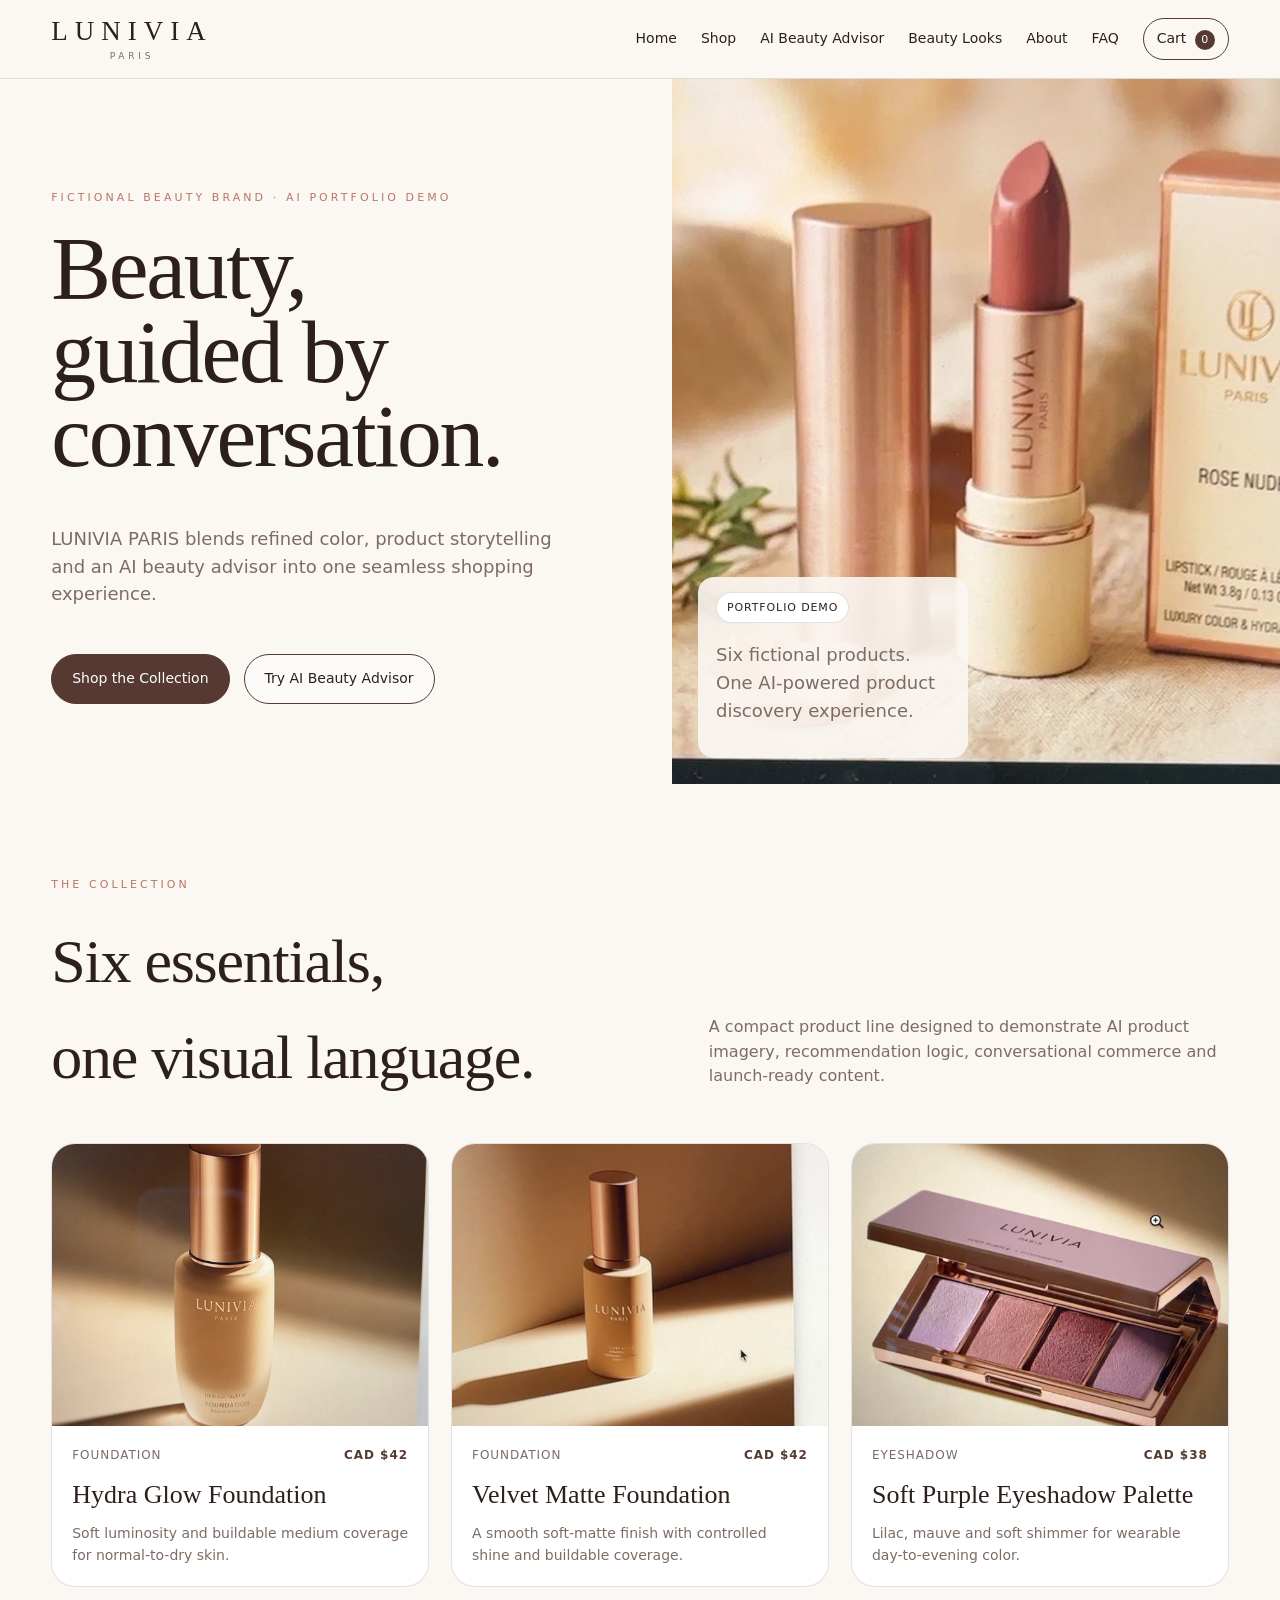
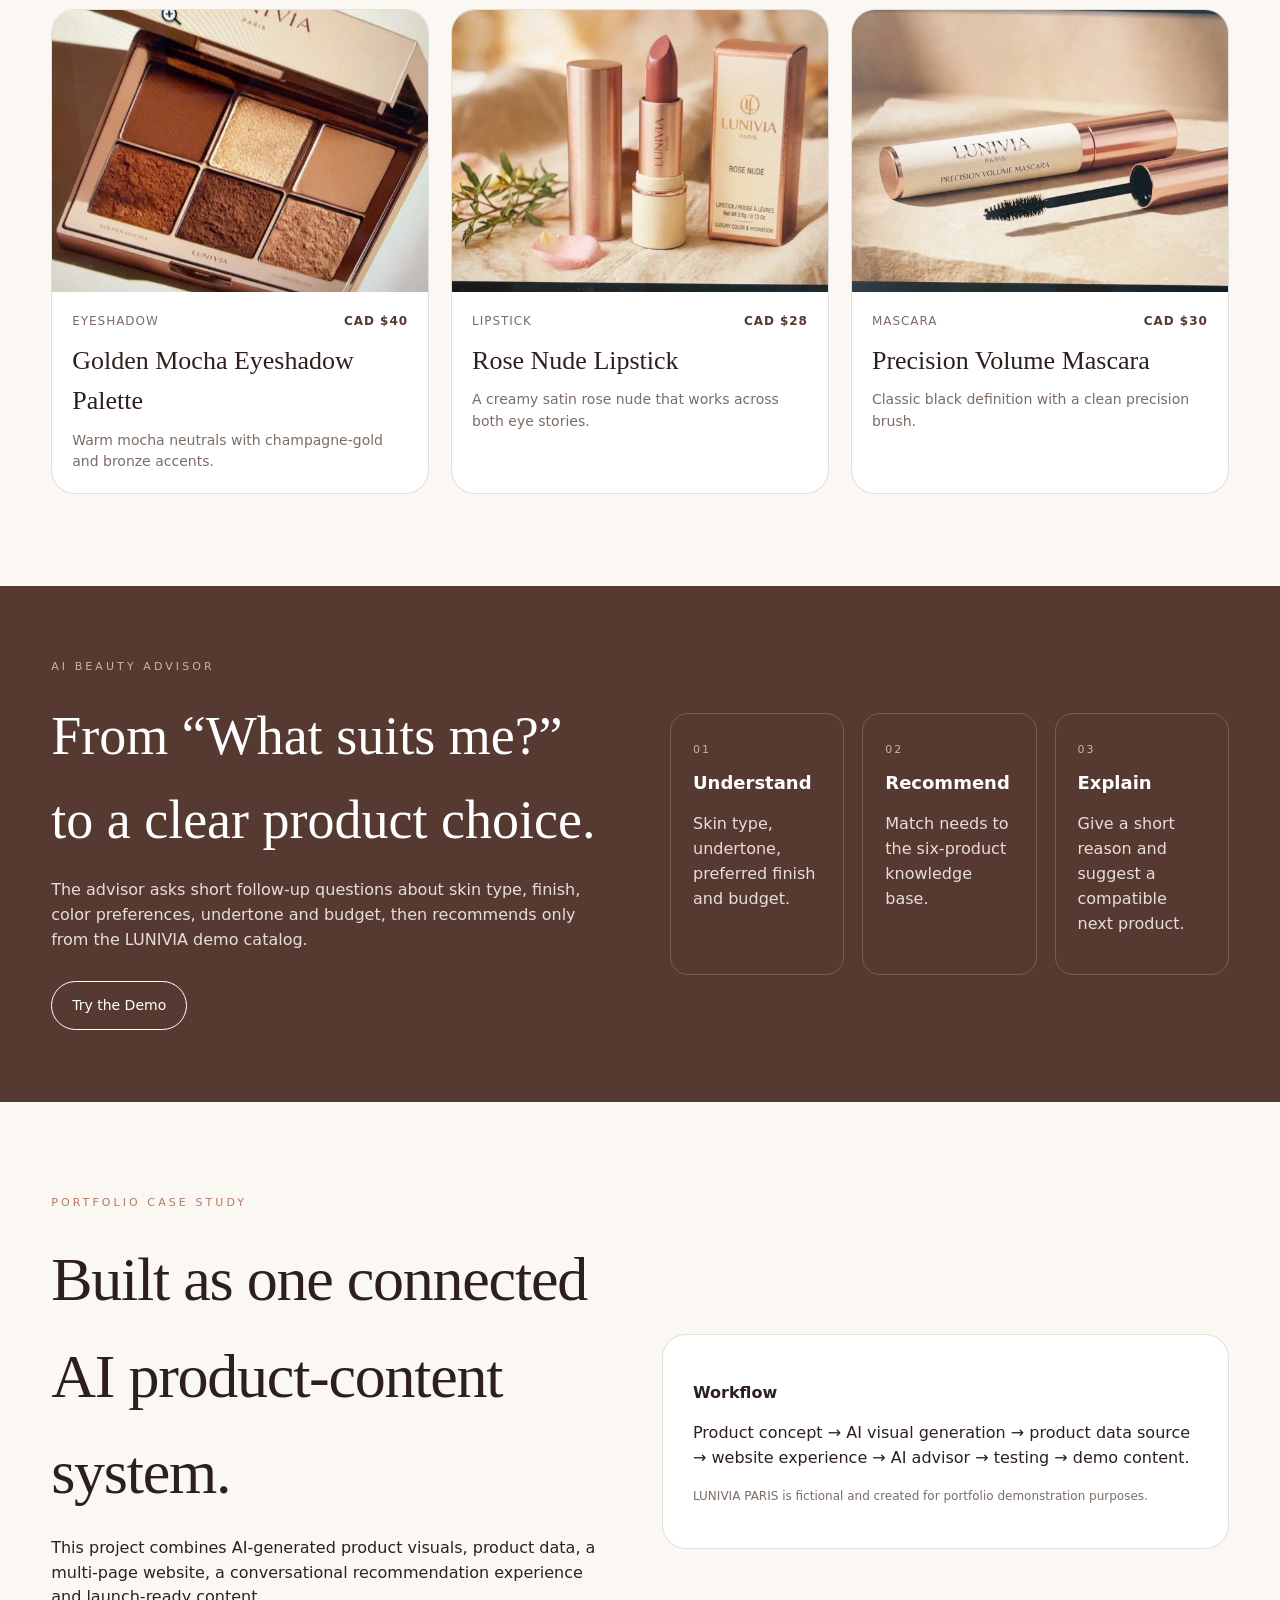
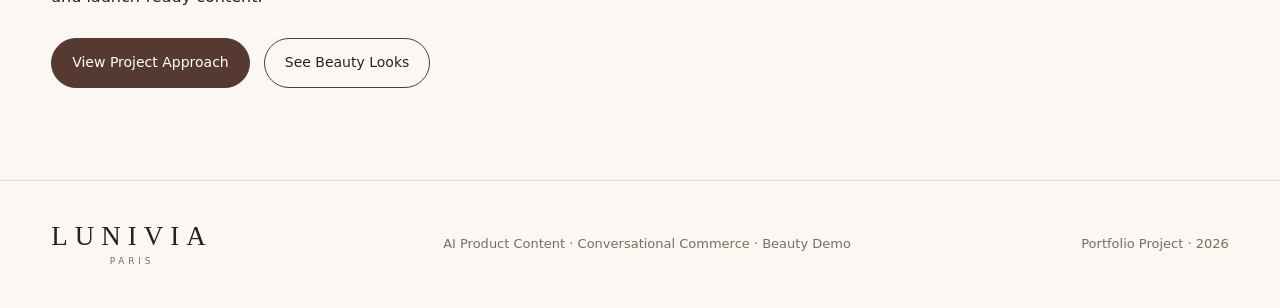
<file: index.html>
<!doctype html><html lang="en"><head><meta charset="utf-8"><meta name="viewport" content="width=device-width,initial-scale=1"><title>LUNIVIA PARIS — AI-Powered Beauty Experience</title><meta name="description" content="LUNIVIA PARIS is a fictional beauty brand created as an AI product-content and conversational commerce portfolio demo."><link rel="stylesheet" href="styles.css"></head><body>
<header class="site-header"><div class="wrap nav"><a class="wordmark" href="index.html"><b>LUNIVIA</b><small>PARIS</small></a><button class="menu-btn">☰</button><nav class="nav-links"><a href="index.html">Home</a><a href="shop/index.html">Shop</a><a href="ai-beauty-advisor/index.html">AI Beauty Advisor</a><a href="beauty-looks/index.html">Beauty Looks</a><a href="about/index.html">About</a><a href="faq/index.html">FAQ</a><a class="cart-link" href="cart/index.html">Cart <span class="cart-count">0</span></a></nav></div></header>
<main>
<section class="hero"><div class="hero-copy"><div class="eyebrow">Fictional beauty brand · AI portfolio demo</div><h1>Beauty,<br>guided by<br>conversation.</h1><p>LUNIVIA PARIS blends refined color, product storytelling and an AI beauty advisor into one seamless shopping experience.</p><div class="actions"><a class="btn primary" href="shop/index.html">Shop the Collection</a><a class="btn soft" href="ai-beauty-advisor/index.html">Try AI Beauty Advisor</a></div></div><div class="hero-visual"><img src="assets/products/rose-nude.webp" alt="LUNIVIA Rose Nude Lipstick"><div class="hero-note"><span class="demo-tag">Portfolio Demo</span><p>Six fictional products. One AI-powered product discovery experience.</p></div></div></section>
<section class="section"><div class="wrap"><div class="section-head"><div><div class="eyebrow">The collection</div><h2>Six essentials,<br>one visual language.</h2></div><p>A compact product line designed to demonstrate AI product imagery, recommendation logic, conversational commerce and launch-ready content.</p></div><div class="product-grid">
<a class="product-card" href="products/hydra-glow-foundation/index.html"><img src="assets/products/hydra-glow.webp" alt="Hydra Glow Foundation"><div class="product-info"><div class="product-meta"><span>Foundation</span><span class="price">CAD $42</span></div><h3>Hydra Glow Foundation</h3><p>Soft luminosity and buildable medium coverage for normal-to-dry skin.</p></div></a>
<a class="product-card" href="products/velvet-matte-foundation/index.html"><img src="assets/products/velvet-matte.webp" alt="Velvet Matte Foundation"><div class="product-info"><div class="product-meta"><span>Foundation</span><span class="price">CAD $42</span></div><h3>Velvet Matte Foundation</h3><p>A smooth soft-matte finish with controlled shine and buildable coverage.</p></div></a>
<a class="product-card" href="products/soft-purple-eyeshadow-palette/index.html"><img src="assets/products/soft-purple.webp" alt="Soft Purple Eyeshadow Palette"><div class="product-info"><div class="product-meta"><span>Eyeshadow</span><span class="price">CAD $38</span></div><h3>Soft Purple Eyeshadow Palette</h3><p>Lilac, mauve and soft shimmer for wearable day-to-evening color.</p></div></a>
<a class="product-card" href="products/golden-mocha-eyeshadow-palette/index.html"><img src="assets/products/golden-mocha.webp" alt="Golden Mocha Eyeshadow Palette"><div class="product-info"><div class="product-meta"><span>Eyeshadow</span><span class="price">CAD $40</span></div><h3>Golden Mocha Eyeshadow Palette</h3><p>Warm mocha neutrals with champagne-gold and bronze accents.</p></div></a>
<a class="product-card" href="products/rose-nude-lipstick/index.html"><img src="assets/products/rose-nude.webp" alt="Rose Nude Lipstick"><div class="product-info"><div class="product-meta"><span>Lipstick</span><span class="price">CAD $28</span></div><h3>Rose Nude Lipstick</h3><p>A creamy satin rose nude that works across both eye stories.</p></div></a>
<a class="product-card" href="products/precision-volume-mascara/index.html"><img src="assets/products/precision-volume.webp" alt="Precision Volume Mascara"><div class="product-info"><div class="product-meta"><span>Mascara</span><span class="price">CAD $30</span></div><h3>Precision Volume Mascara</h3><p>Classic black definition with a clean precision brush.</p></div></a>
</div></div></section>
<section class="band"><div class="wrap band-grid"><div><div class="eyebrow" style="color:#d7af9e">AI beauty advisor</div><h2>From “What suits me?” to a clear product choice.</h2><p>The advisor asks short follow-up questions about skin type, finish, color preferences, undertone and budget, then recommends only from the LUNIVIA demo catalog.</p><div class="actions"><a class="btn" style="border-color:#fff;color:#fff" href="ai-beauty-advisor/index.html">Try the Demo</a></div></div><div class="steps"><div class="step"><span>01</span><h3>Understand</h3><p>Skin type, undertone, preferred finish and budget.</p></div><div class="step"><span>02</span><h3>Recommend</h3><p>Match needs to the six-product knowledge base.</p></div><div class="step"><span>03</span><h3>Explain</h3><p>Give a short reason and suggest a compatible next product.</p></div></div></div></section>
<section class="section"><div class="wrap split"><div><div class="eyebrow">Portfolio case study</div><h2>Built as one connected AI product-content system.</h2><p>This project combines AI-generated product visuals, product data, a multi-page website, a conversational recommendation experience and launch-ready content.</p><div class="actions"><a class="btn primary" href="about/index.html">View Project Approach</a><a class="btn" href="beauty-looks/index.html">See Beauty Looks</a></div></div><div class="panel"><p><strong>Workflow</strong></p><p>Product concept → AI visual generation → product data source → website experience → AI advisor → testing → demo content.</p><p class="notice">LUNIVIA PARIS is fictional and created for portfolio demonstration purposes.</p></div></div></section>
</main><footer><div class="wrap footer-grid"><div class="wordmark"><b>LUNIVIA</b><small>PARIS</small></div><div>AI Product Content · Conversational Commerce · Beauty Demo</div><div>Portfolio Project · 2026</div></div></footer><script src="site.js"></script></body></html>
</file>
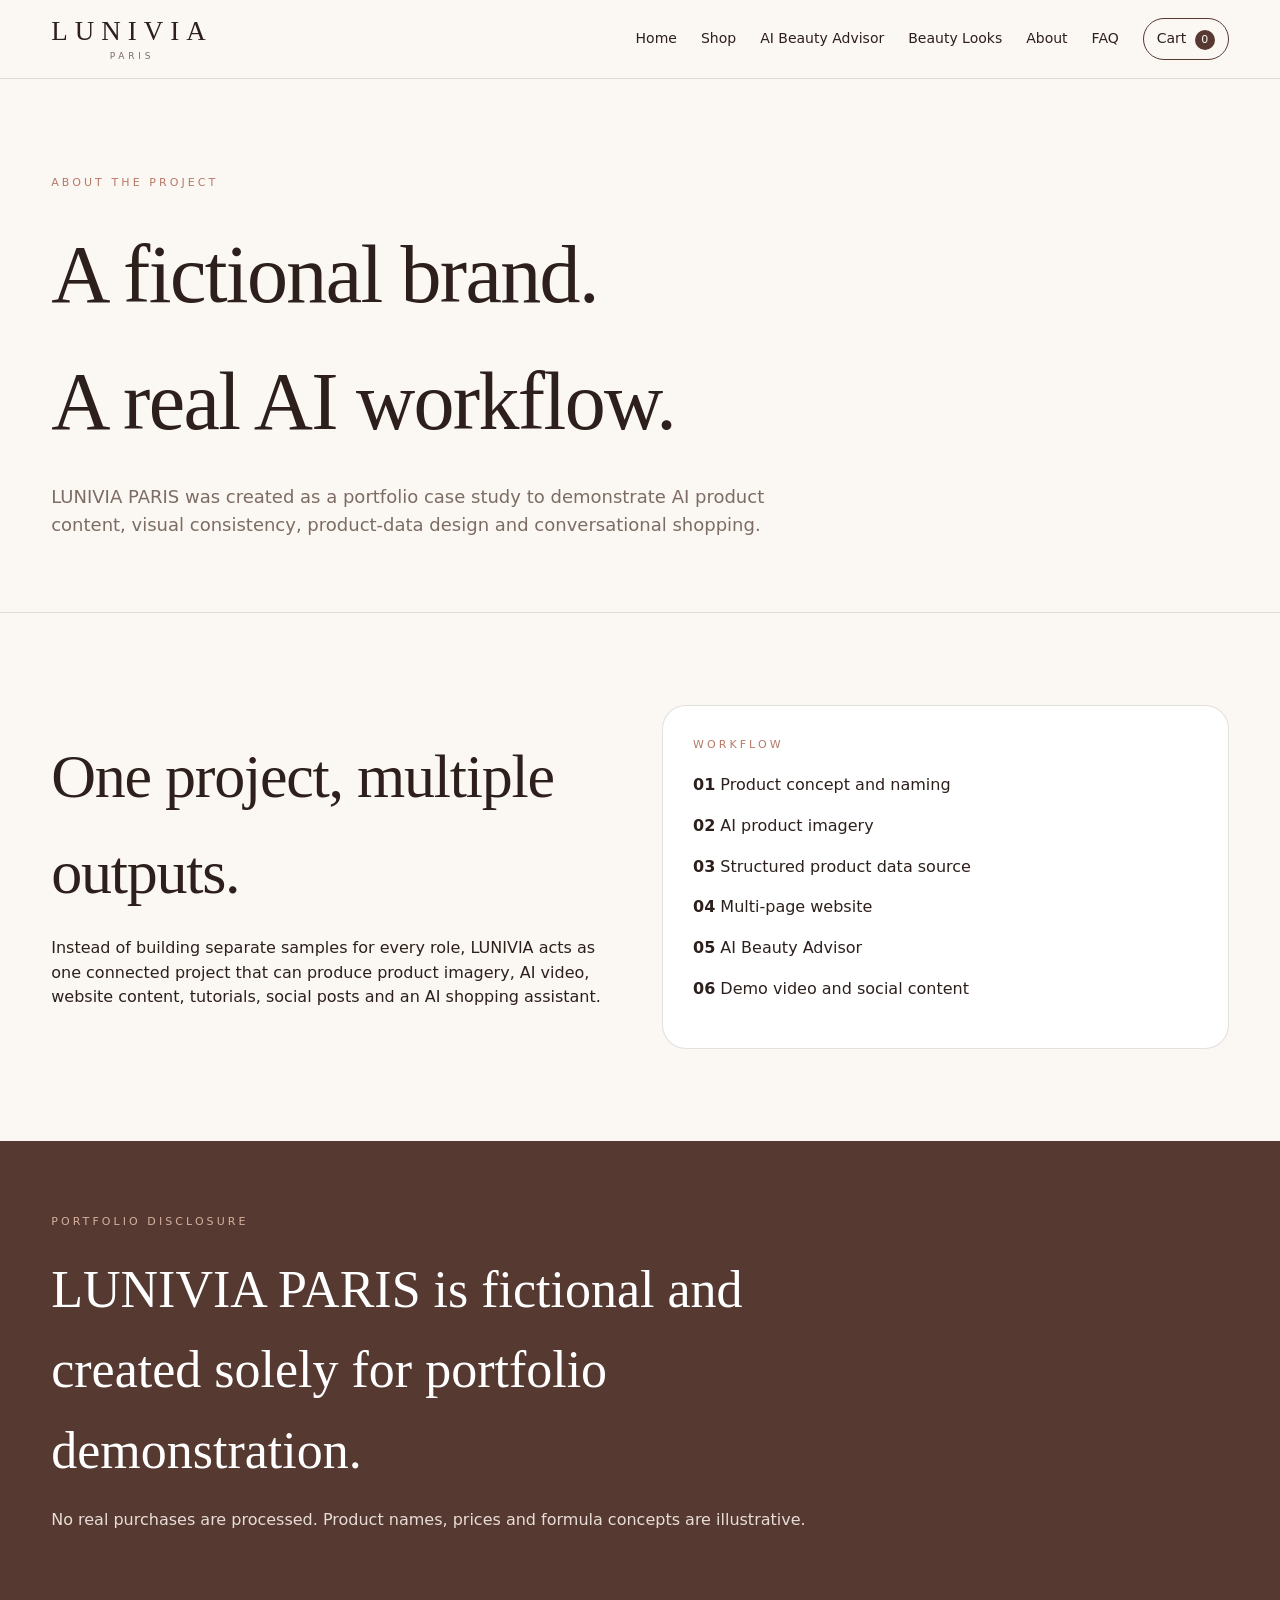
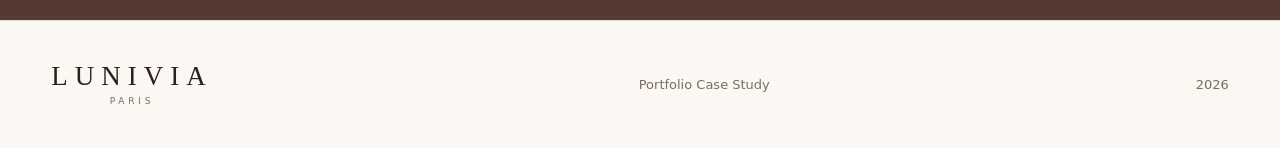
<file: about/index.html>
<!doctype html><html lang="en"><head><meta charset="utf-8"><meta name="viewport" content="width=device-width,initial-scale=1"><title>About — LUNIVIA PARIS</title><link rel="stylesheet" href="../styles.css"></head><body>
<header class="site-header"><div class="wrap nav"><a class="wordmark" href="../index.html"><b>LUNIVIA</b><small>PARIS</small></a><button class="menu-btn">☰</button><nav class="nav-links"><a href="../index.html">Home</a><a href="../shop/index.html">Shop</a><a href="../ai-beauty-advisor/index.html">AI Beauty Advisor</a><a href="../beauty-looks/index.html">Beauty Looks</a><a href="../about/index.html">About</a><a href="../faq/index.html">FAQ</a><a class="cart-link" href="../cart/index.html">Cart <span class="cart-count">0</span></a></nav></div></header>
<main><section class="page-hero"><div class="wrap"><div class="eyebrow">About the project</div><h1>A fictional brand.<br>A real AI workflow.</h1><p>LUNIVIA PARIS was created as a portfolio case study to demonstrate AI product content, visual consistency, product-data design and conversational shopping.</p></div></section><section class="section"><div class="wrap split"><div><h2>One project, multiple outputs.</h2><p>Instead of building separate samples for every role, LUNIVIA acts as one connected project that can produce product imagery, AI video, website content, tutorials, social posts and an AI shopping assistant.</p></div><div class="panel"><div class="eyebrow">Workflow</div><p><strong>01</strong> Product concept and naming</p><p><strong>02</strong> AI product imagery</p><p><strong>03</strong> Structured product data source</p><p><strong>04</strong> Multi-page website</p><p><strong>05</strong> AI Beauty Advisor</p><p><strong>06</strong> Demo video and social content</p></div></div></section><section class="band"><div class="wrap"><div class="eyebrow" style="color:#d7af9e">Portfolio disclosure</div><h2 style="font-family:Didot,Georgia,serif;font-weight:400;font-size:52px;max-width:850px">LUNIVIA PARIS is fictional and created solely for portfolio demonstration.</h2><p>No real purchases are processed. Product names, prices and formula concepts are illustrative.</p></div></section></main><footer><div class="wrap footer-grid"><div class="wordmark"><b>LUNIVIA</b><small>PARIS</small></div><div>Portfolio Case Study</div><div>2026</div></div></footer><script src="../site.js"></script></body></html>
</file>
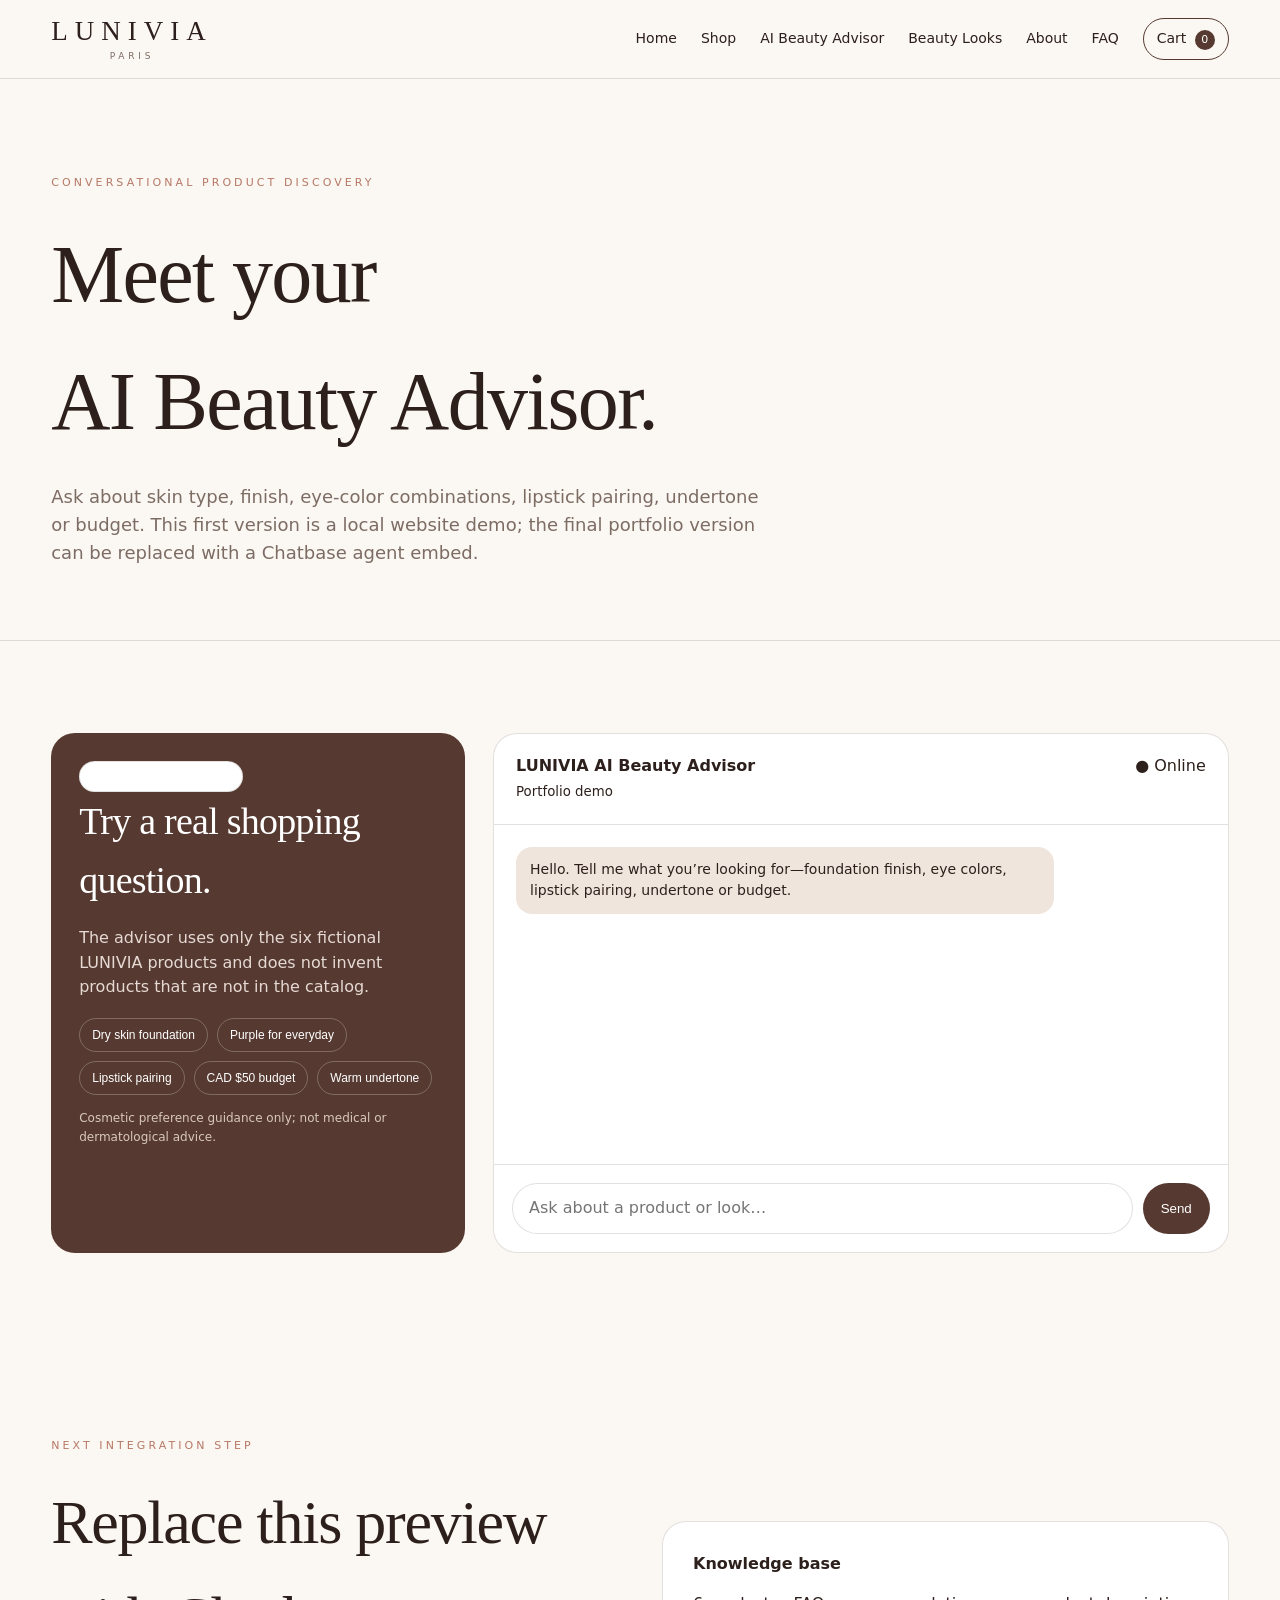
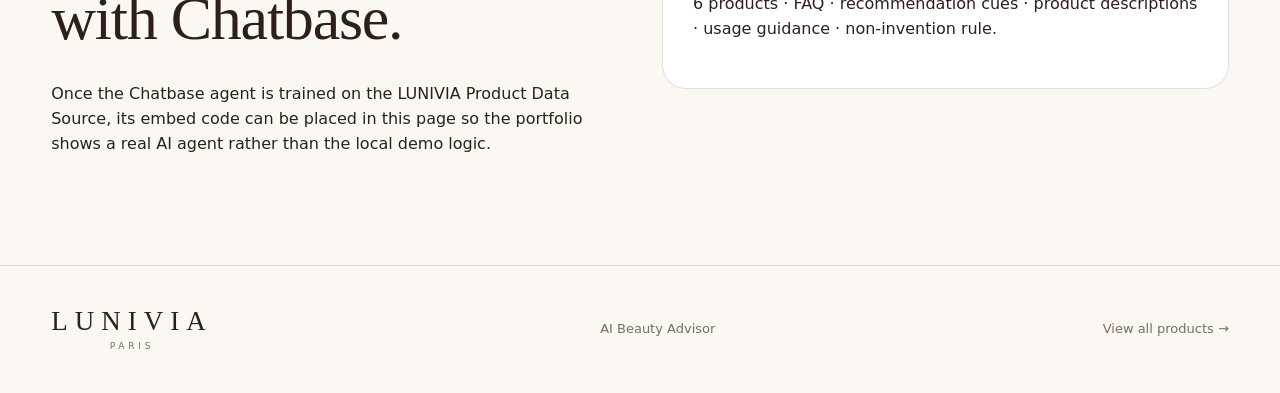
<file: ai-beauty-advisor/index.html>
<!doctype html><html lang="en"><head><meta charset="utf-8"><meta name="viewport" content="width=device-width,initial-scale=1"><title>AI Beauty Advisor — LUNIVIA PARIS</title><link rel="stylesheet" href="../styles.css"></head><body>
<header class="site-header"><div class="wrap nav"><a class="wordmark" href="../index.html"><b>LUNIVIA</b><small>PARIS</small></a><button class="menu-btn">☰</button><nav class="nav-links"><a href="../index.html">Home</a><a href="../shop/index.html">Shop</a><a href="../ai-beauty-advisor/index.html">AI Beauty Advisor</a><a href="../beauty-looks/index.html">Beauty Looks</a><a href="../about/index.html">About</a><a href="../faq/index.html">FAQ</a><a class="cart-link" href="../cart/index.html">Cart <span class="cart-count">0</span></a></nav></div></header>
<main><section class="page-hero"><div class="wrap"><div class="eyebrow">Conversational product discovery</div><h1>Meet your<br>AI Beauty Advisor.</h1><p>Ask about skin type, finish, eye-color combinations, lipstick pairing, undertone or budget. This first version is a local website demo; the final portfolio version can be replaced with a Chatbase agent embed.</p></div></section>
<section class="section"><div class="wrap advisor-shell"><aside class="advisor-sidebar"><span class="demo-tag">Local Demo Preview</span><h2 style="font-family:Didot,Georgia,serif;font-weight:400;font-size:38px">Try a real shopping question.</h2><p>The advisor uses only the six fictional LUNIVIA products and does not invent products that are not in the catalog.</p><div class="chips"><button class="chip" data-question="My skin is dry. Which foundation should I choose?">Dry skin foundation</button><button class="chip" data-question="Is purple eyeshadow suitable for everyday wear?">Purple for everyday</button><button class="chip" data-question="Which lipstick works with the Golden Mocha palette?">Lipstick pairing</button><button class="chip" data-question="I have a $50 budget. What can I choose?">CAD $50 budget</button><button class="chip" data-question="My undertone is warm and yellow-leaning. What should I consider?">Warm undertone</button></div><p class="notice" style="color:#d9c7be">Cosmetic preference guidance only; not medical or dermatological advice.</p></aside><div class="chat"><div class="chat-head"><div><strong>LUNIVIA AI Beauty Advisor</strong><br><small>Portfolio demo</small></div><span>● Online</span></div><div class="chat-log" id="chatLog"><div class="msg bot">Hello. Tell me what you’re looking for—foundation finish, eye colors, lipstick pairing, undertone or budget.</div></div><form class="chat-form" id="advisorForm"><input id="advisorInput" placeholder="Ask about a product or look…" autocomplete="off"><button>Send</button></form></div></div></section>
<section class="section"><div class="wrap split"><div><div class="eyebrow">Next integration step</div><h2>Replace this preview with Chatbase.</h2><p>Once the Chatbase agent is trained on the LUNIVIA Product Data Source, its embed code can be placed in this page so the portfolio shows a real AI agent rather than the local demo logic.</p></div><div class="panel"><strong>Knowledge base</strong><p>6 products · FAQ · recommendation cues · product descriptions · usage guidance · non-invention rule.</p></div></div></section></main><footer><div class="wrap footer-grid"><div class="wordmark"><b>LUNIVIA</b><small>PARIS</small></div><div>AI Beauty Advisor</div><div><a href="../shop/index.html">View all products →</a></div></div></footer><script src="../site.js"></script></body></html>
</file>
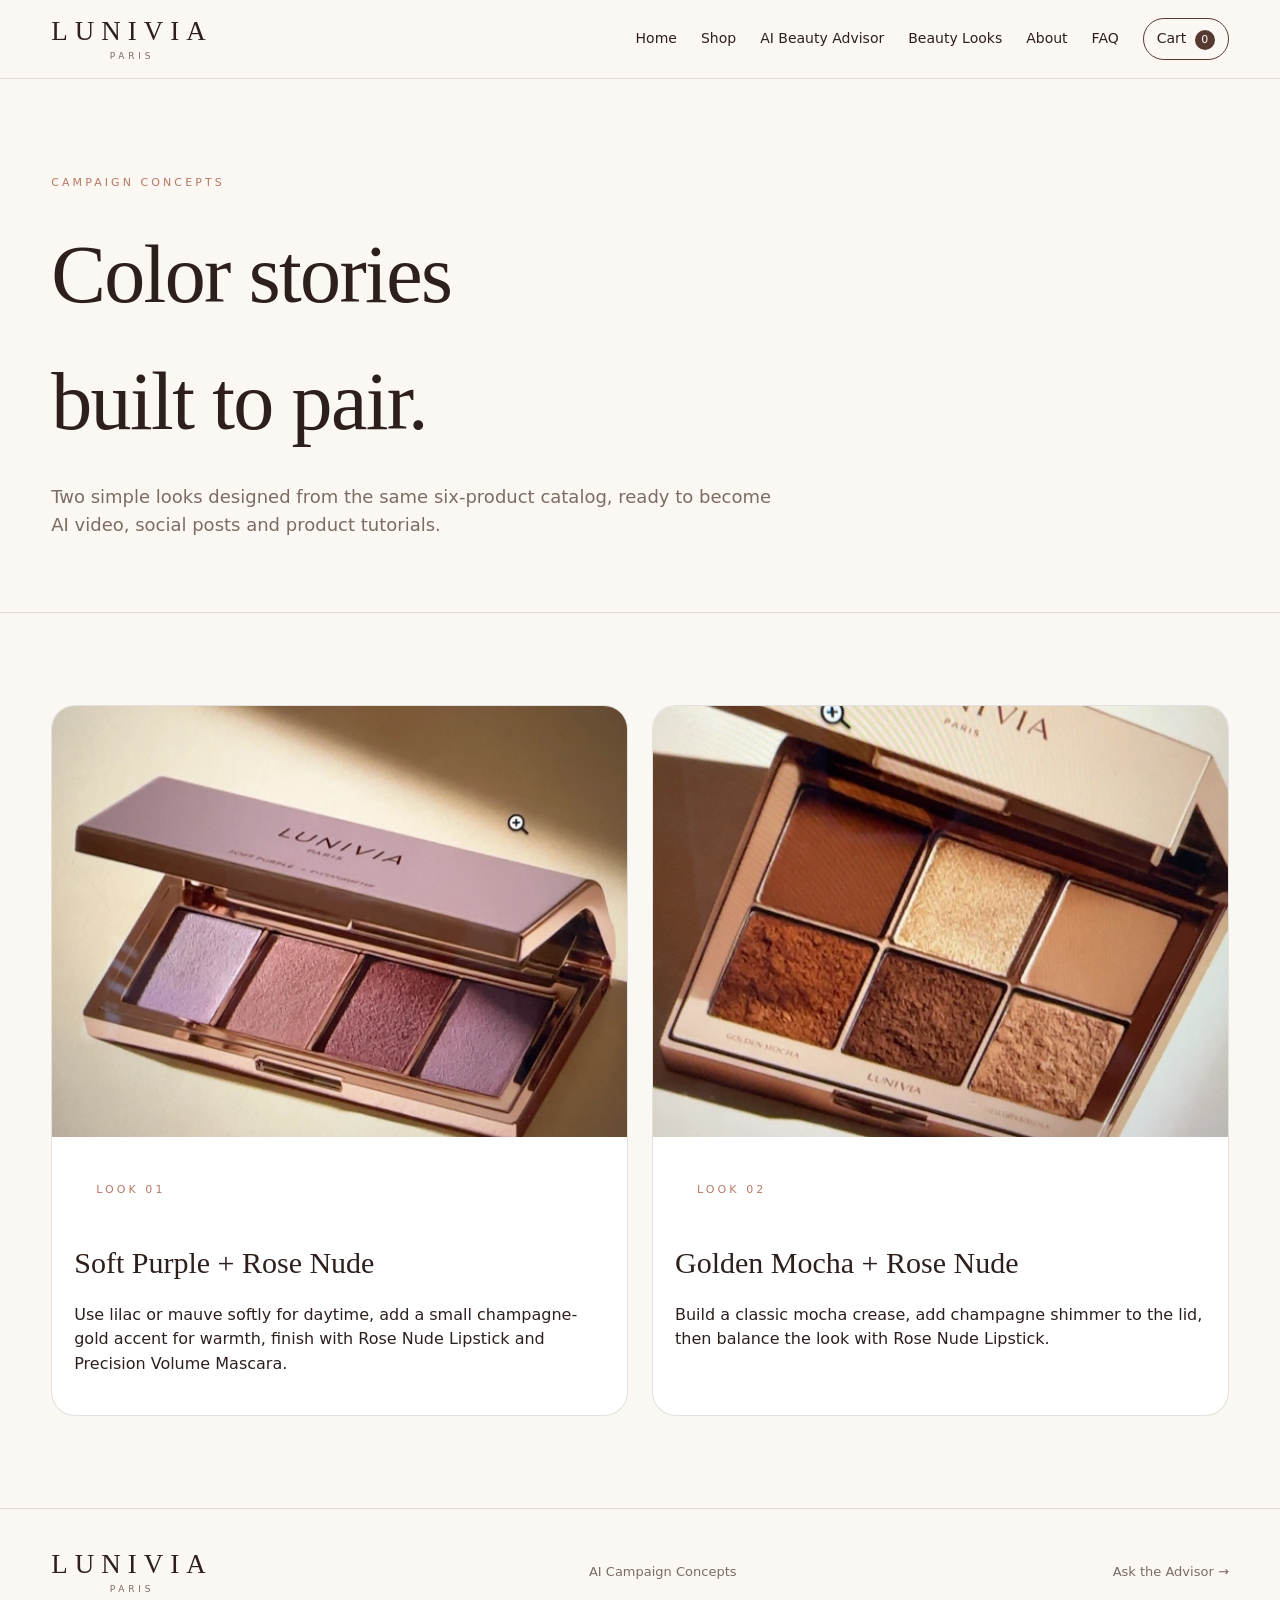
<file: beauty-looks/index.html>
<!doctype html><html lang="en"><head><meta charset="utf-8"><meta name="viewport" content="width=device-width,initial-scale=1"><title>Beauty Looks — LUNIVIA PARIS</title><link rel="stylesheet" href="../styles.css"></head><body>
<header class="site-header"><div class="wrap nav"><a class="wordmark" href="../index.html"><b>LUNIVIA</b><small>PARIS</small></a><button class="menu-btn">☰</button><nav class="nav-links"><a href="../index.html">Home</a><a href="../shop/index.html">Shop</a><a href="../ai-beauty-advisor/index.html">AI Beauty Advisor</a><a href="../beauty-looks/index.html">Beauty Looks</a><a href="../about/index.html">About</a><a href="../faq/index.html">FAQ</a><a class="cart-link" href="../cart/index.html">Cart <span class="cart-count">0</span></a></nav></div></header>
<main><section class="page-hero"><div class="wrap"><div class="eyebrow">Campaign concepts</div><h1>Color stories<br>built to pair.</h1><p>Two simple looks designed from the same six-product catalog, ready to become AI video, social posts and product tutorials.</p></div></section><section class="section"><div class="wrap looks-grid"><article class="look-card"><img src="../assets/products/soft-purple.webp" alt="Soft Purple palette"><div><div class="eyebrow">Look 01</div><h3>Soft Purple + Rose Nude</h3><p>Use lilac or mauve softly for daytime, add a small champagne-gold accent for warmth, finish with Rose Nude Lipstick and Precision Volume Mascara.</p></div></article><article class="look-card"><img src="../assets/products/golden-mocha.webp" alt="Golden Mocha palette"><div><div class="eyebrow">Look 02</div><h3>Golden Mocha + Rose Nude</h3><p>Build a classic mocha crease, add champagne shimmer to the lid, then balance the look with Rose Nude Lipstick.</p></div></article></div></section></main><footer><div class="wrap footer-grid"><div class="wordmark"><b>LUNIVIA</b><small>PARIS</small></div><div>AI Campaign Concepts</div><div><a href="../ai-beauty-advisor/index.html">Ask the Advisor →</a></div></div></footer><script src="../site.js"></script></body></html>
</file>
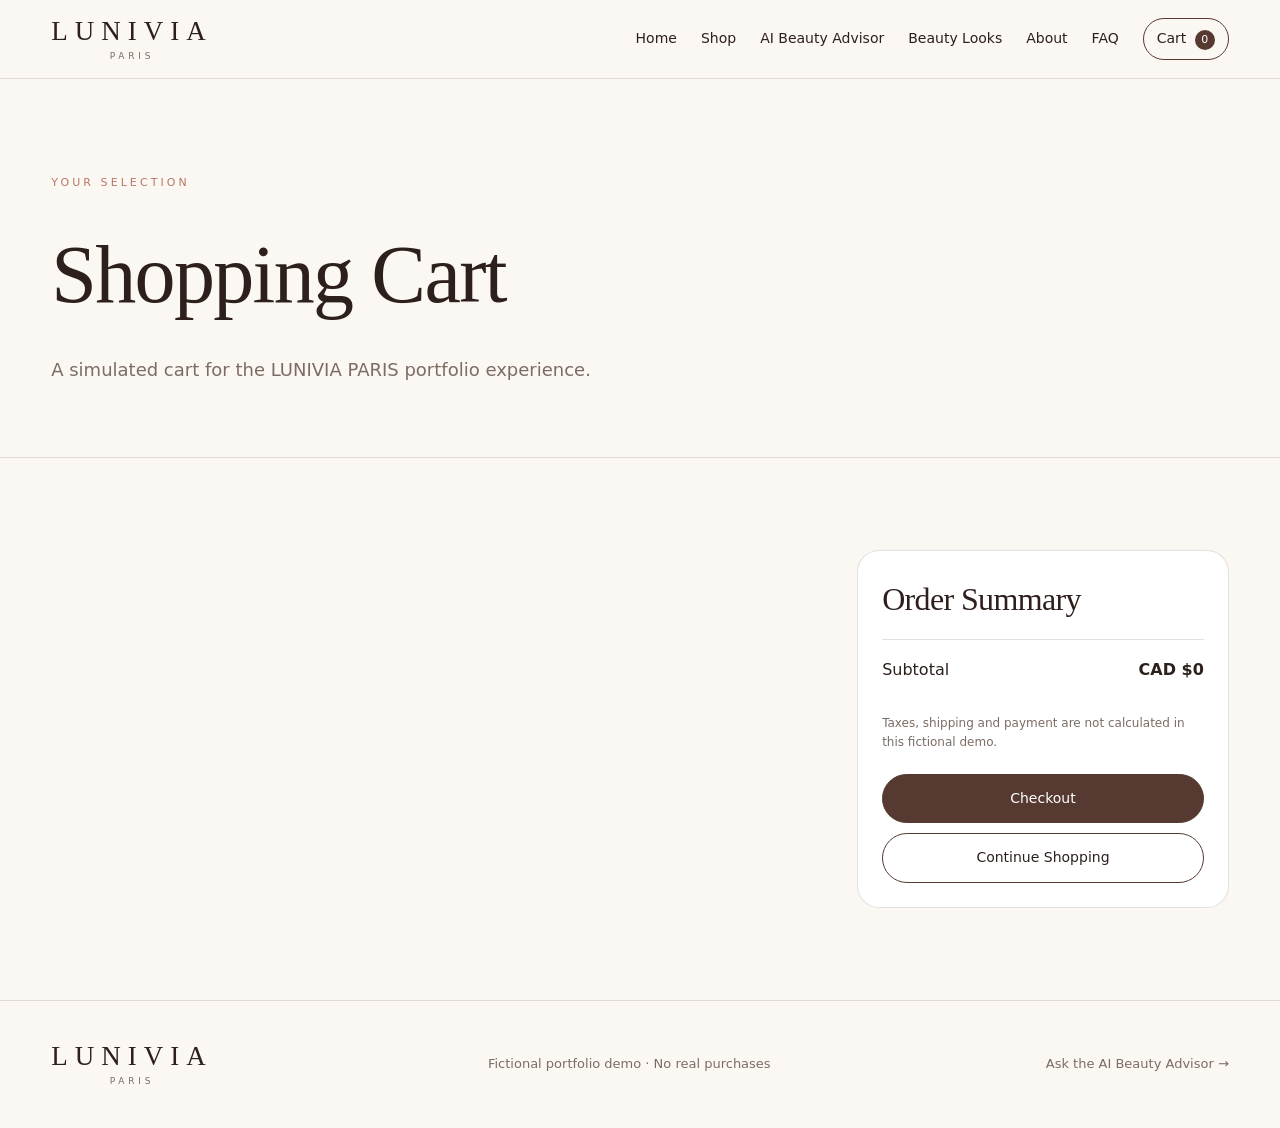
<file: cart/index.html>
<!doctype html><html lang="en"><head><meta charset="utf-8"><meta name="viewport" content="width=device-width,initial-scale=1"><title>Cart — LUNIVIA PARIS</title><link rel="stylesheet" href="../styles.css"></head><body><header class="site-header"><div class="wrap nav"><a class="wordmark" href="../index.html"><b>LUNIVIA</b><small>PARIS</small></a><button class="menu-btn">☰</button><nav class="nav-links"><a href="../index.html">Home</a><a href="../shop/index.html">Shop</a><a href="../ai-beauty-advisor/index.html">AI Beauty Advisor</a><a href="../beauty-looks/index.html">Beauty Looks</a><a href="../about/index.html">About</a><a href="../faq/index.html">FAQ</a><a class="cart-link" href="../cart/index.html">Cart <span class="cart-count">0</span></a></nav></div></header><main><section class="page-hero"><div class="wrap"><div class="eyebrow">Your selection</div><h1>Shopping Cart</h1><p>A simulated cart for the LUNIVIA PARIS portfolio experience.</p></div></section><section class="section"><div class="wrap cart-layout"><div id="cartItems" class="cart-items"></div><aside class="cart-summary"><h2>Order Summary</h2><div class="summary-row"><span>Subtotal</span><strong id="cartSubtotal">CAD $0</strong></div><p class="notice">Taxes, shipping and payment are not calculated in this fictional demo.</p><a id="checkoutBtn" class="btn primary wide" href="../checkout/index.html">Checkout</a><a class="btn wide" href="../shop/index.html">Continue Shopping</a></aside></div></section></main><footer><div class="wrap footer-grid"><div class="wordmark"><b>LUNIVIA</b><small>PARIS</small></div><div>Fictional portfolio demo · No real purchases</div><div><a href="../ai-beauty-advisor/index.html">Ask the AI Beauty Advisor →</a></div></div></footer><script src="../site.js"></script></body></html>
</file>
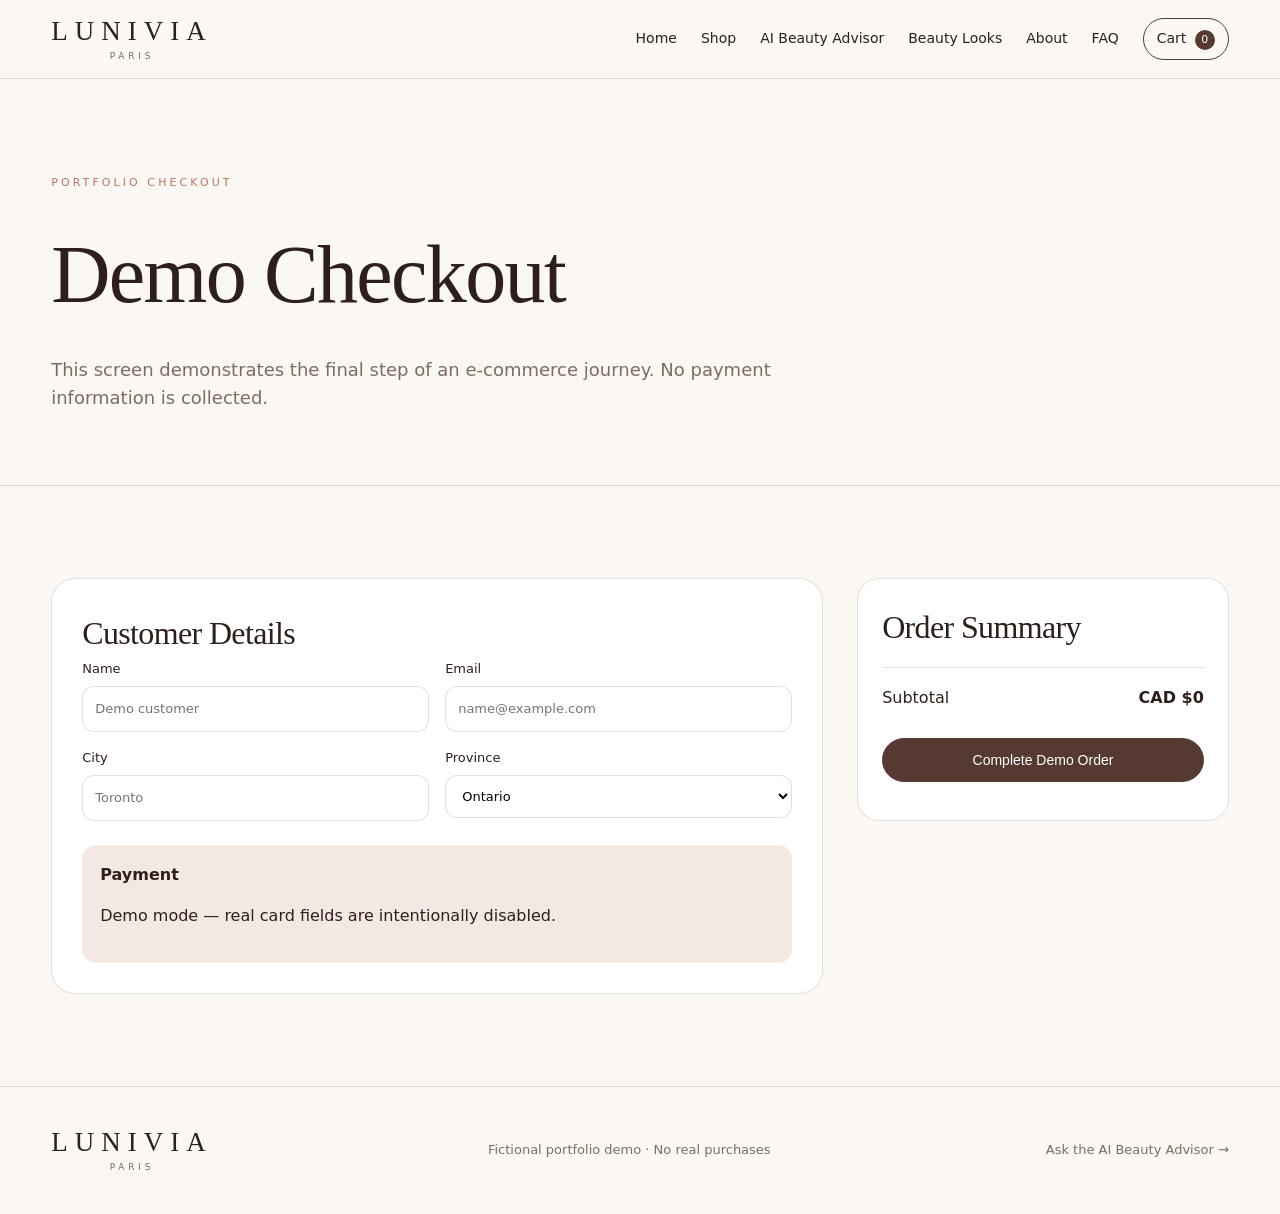
<file: checkout/index.html>
<!doctype html><html lang="en"><head><meta charset="utf-8"><meta name="viewport" content="width=device-width,initial-scale=1"><title>Demo Checkout — LUNIVIA PARIS</title><link rel="stylesheet" href="../styles.css"></head><body><header class="site-header"><div class="wrap nav"><a class="wordmark" href="../index.html"><b>LUNIVIA</b><small>PARIS</small></a><button class="menu-btn">☰</button><nav class="nav-links"><a href="../index.html">Home</a><a href="../shop/index.html">Shop</a><a href="../ai-beauty-advisor/index.html">AI Beauty Advisor</a><a href="../beauty-looks/index.html">Beauty Looks</a><a href="../about/index.html">About</a><a href="../faq/index.html">FAQ</a><a class="cart-link" href="../cart/index.html">Cart <span class="cart-count">0</span></a></nav></div></header><main><section class="page-hero"><div class="wrap"><div class="eyebrow">Portfolio checkout</div><h1>Demo Checkout</h1><p>This screen demonstrates the final step of an e-commerce journey. No payment information is collected.</p></div></section><section class="section"><div class="wrap checkout-grid"><div class="panel"><h2>Customer Details</h2><div class="demo-form"><label>Name<input type="text" placeholder="Demo customer"></label><label>Email<input type="email" placeholder="name@example.com"></label><label>City<input type="text" placeholder="Toronto"></label><label>Province<select><option>Ontario</option><option>Quebec</option><option>British Columbia</option><option>Alberta</option></select></label></div><div class="demo-payment"><strong>Payment</strong><p>Demo mode — real card fields are intentionally disabled.</p></div></div><aside class="cart-summary"><h2>Order Summary</h2><div id="checkoutItems"></div><div class="summary-row"><span>Subtotal</span><strong id="checkoutSubtotal">CAD $0</strong></div><button id="demoOrder" class="btn primary wide">Complete Demo Order</button><p id="orderMessage" class="notice"></p></aside></div></section></main><footer><div class="wrap footer-grid"><div class="wordmark"><b>LUNIVIA</b><small>PARIS</small></div><div>Fictional portfolio demo · No real purchases</div><div><a href="../ai-beauty-advisor/index.html">Ask the AI Beauty Advisor →</a></div></div></footer><script src="../site.js"></script></body></html>
</file>
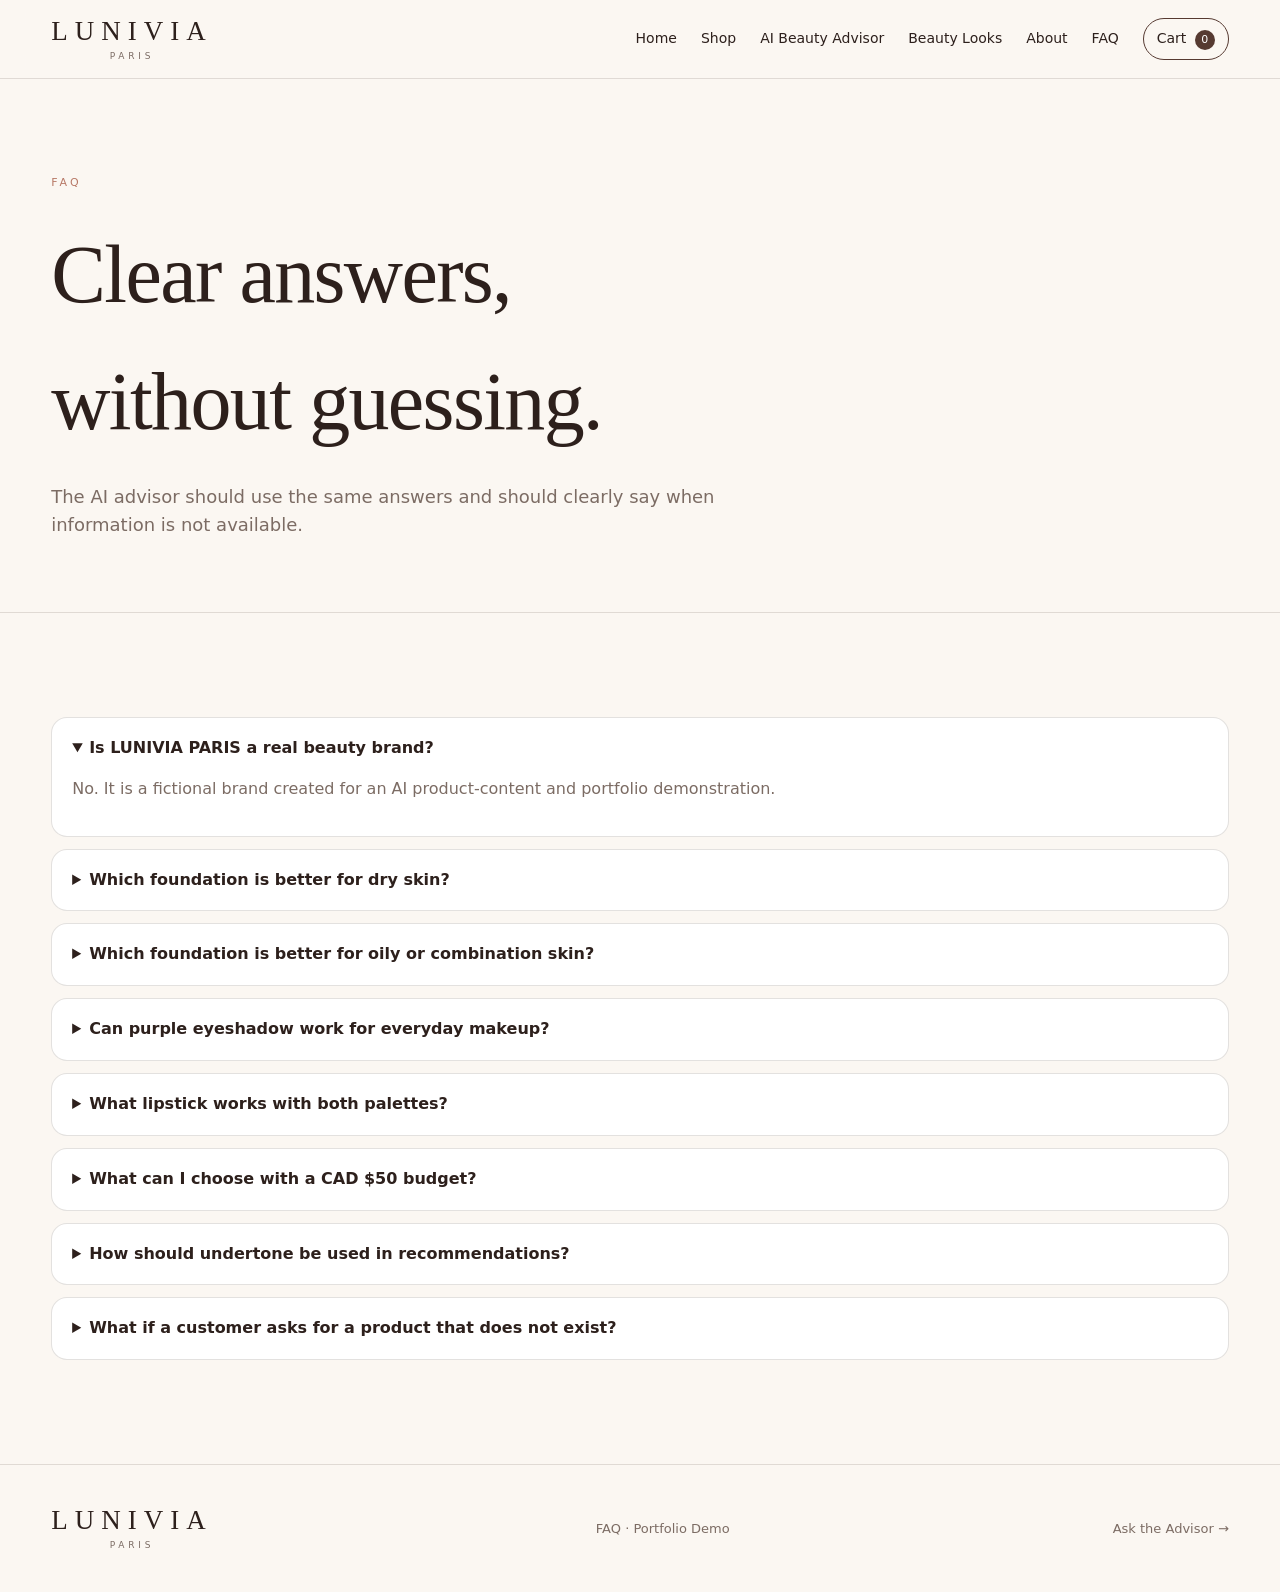
<file: faq/index.html>
<!doctype html><html lang="en"><head><meta charset="utf-8"><meta name="viewport" content="width=device-width,initial-scale=1"><title>FAQ — LUNIVIA PARIS</title><link rel="stylesheet" href="../styles.css"></head><body>
<header class="site-header"><div class="wrap nav"><a class="wordmark" href="../index.html"><b>LUNIVIA</b><small>PARIS</small></a><button class="menu-btn">☰</button><nav class="nav-links"><a href="../index.html">Home</a><a href="../shop/index.html">Shop</a><a href="../ai-beauty-advisor/index.html">AI Beauty Advisor</a><a href="../beauty-looks/index.html">Beauty Looks</a><a href="../about/index.html">About</a><a href="../faq/index.html">FAQ</a><a class="cart-link" href="../cart/index.html">Cart <span class="cart-count">0</span></a></nav></div></header>
<main><section class="page-hero"><div class="wrap"><div class="eyebrow">FAQ</div><h1>Clear answers,<br>without guessing.</h1><p>The AI advisor should use the same answers and should clearly say when information is not available.</p></div></section><section class="section"><div class="wrap faq"><details open><summary>Is LUNIVIA PARIS a real beauty brand?</summary><p>No. It is a fictional brand created for an AI product-content and portfolio demonstration.</p></details><details><summary>Which foundation is better for dry skin?</summary><p>Hydra Glow Foundation is the first recommendation because it has a softer luminous finish and is designed for normal-to-dry skin.</p></details><details><summary>Which foundation is better for oily or combination skin?</summary><p>Velvet Matte Foundation is designed for a soft-matte finish and controlled shine.</p></details><details><summary>Can purple eyeshadow work for everyday makeup?</summary><p>Yes. Use lilac or mauve lightly. A small touch of champagne-gold can add warmth without making the look too strong.</p></details><details><summary>What lipstick works with both palettes?</summary><p>Rose Nude Lipstick is the easiest shared pairing for both the Soft Purple and Golden Mocha palettes.</p></details><details><summary>What can I choose with a CAD $50 budget?</summary><p>Any single product in the demo catalog is under CAD $50. The advisor can narrow the choice by asking whether complexion, eyes or lips are the priority.</p></details><details><summary>How should undertone be used in recommendations?</summary><p>Undertone should help match harmonious shades rather than suggest changing natural skin color. Warm/yellow-leaning undertones usually harmonize with warmer shades, while cool/pink-leaning undertones often suit cooler or neutral shades.</p></details><details><summary>What if a customer asks for a product that does not exist?</summary><p>The advisor should say that the product is not in the current LUNIVIA demo catalog and should not invent a product, price or feature.</p></details></div></section></main><footer><div class="wrap footer-grid"><div class="wordmark"><b>LUNIVIA</b><small>PARIS</small></div><div>FAQ · Portfolio Demo</div><div><a href="../ai-beauty-advisor/index.html">Ask the Advisor →</a></div></div></footer><script src="../site.js"></script></body></html>
</file>
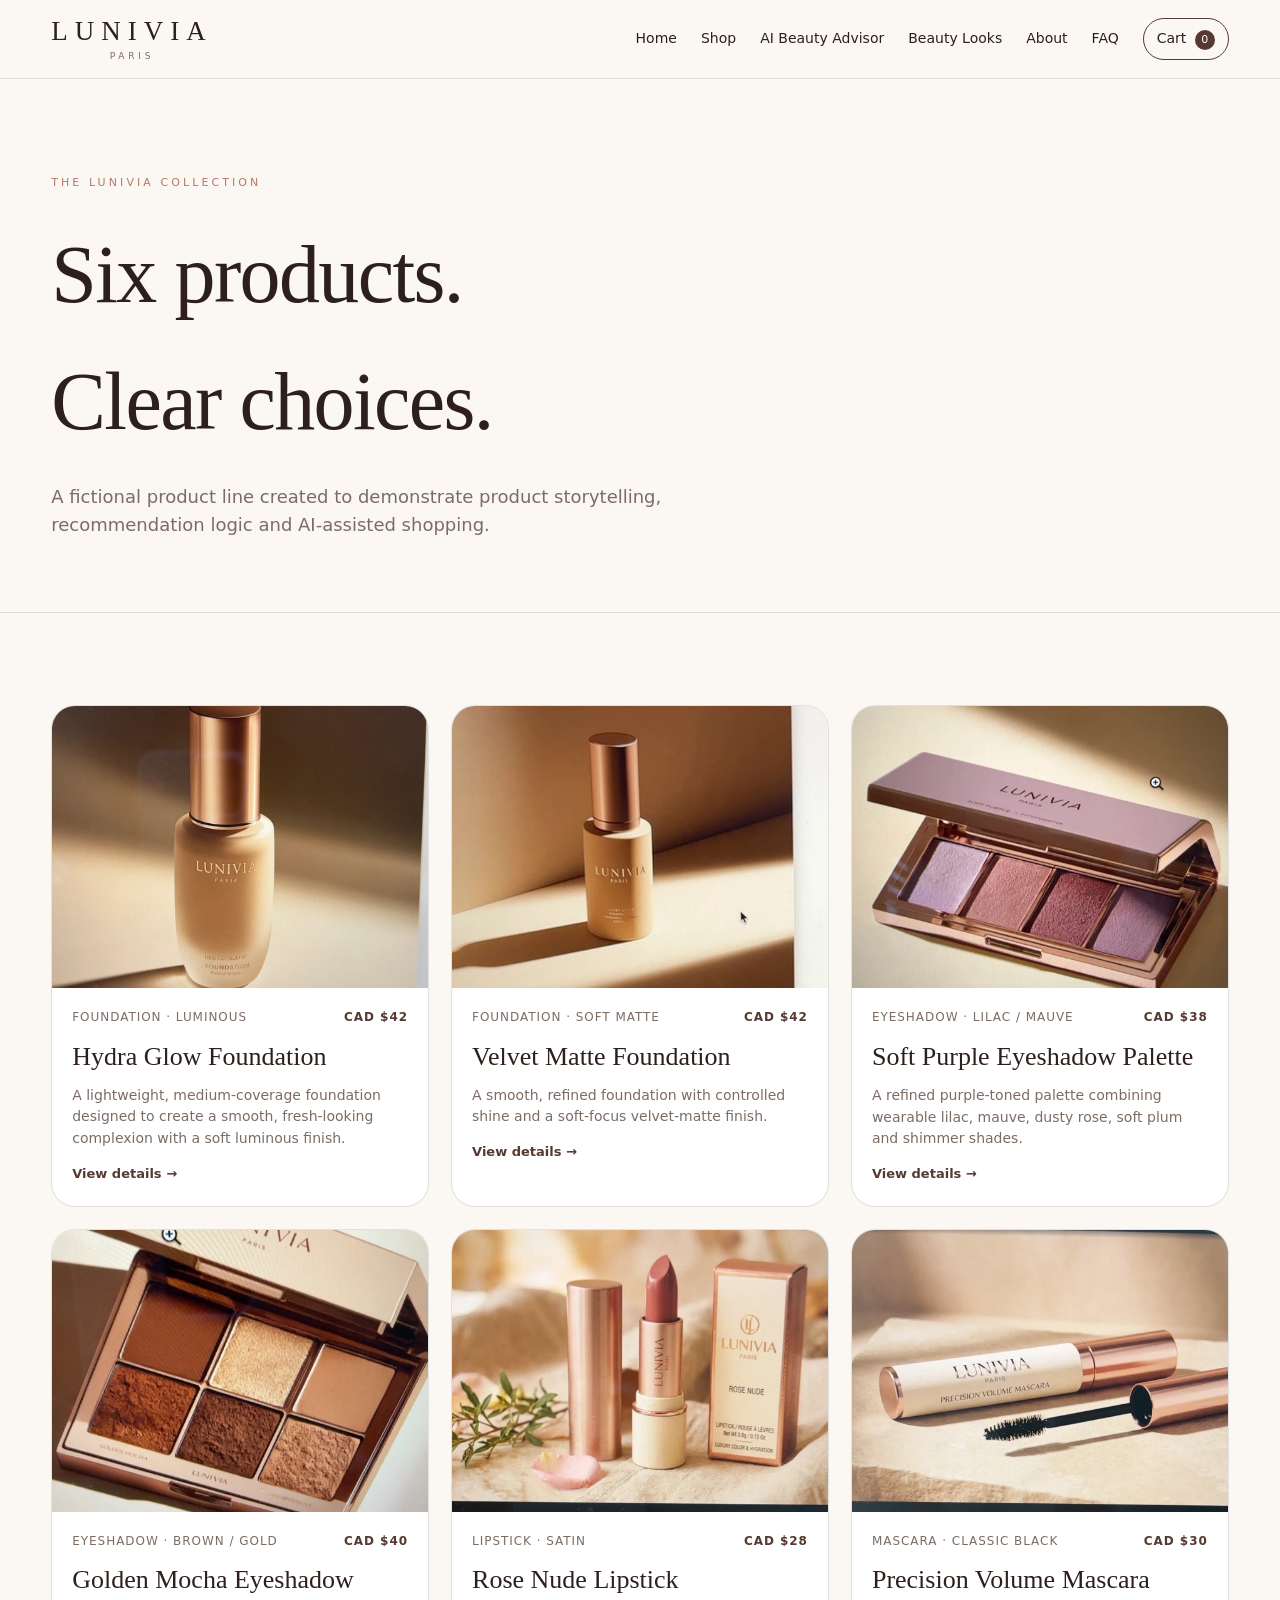
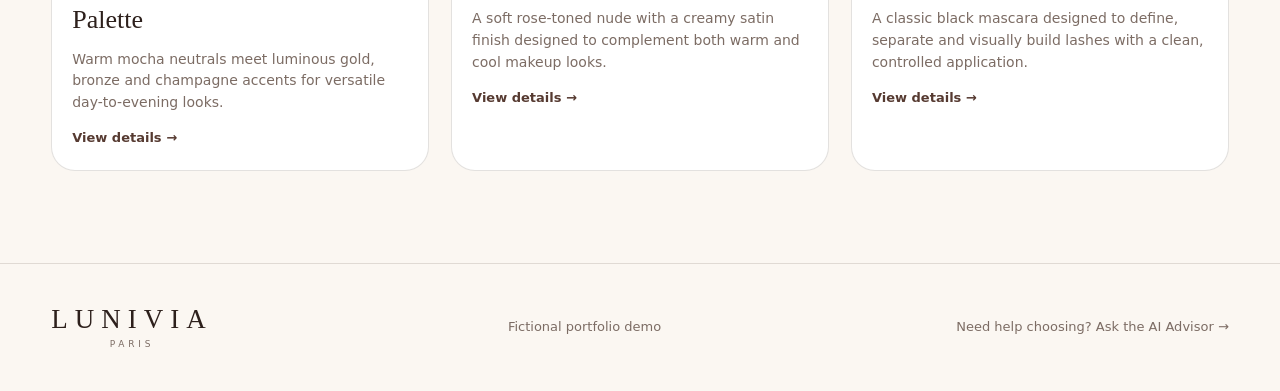
<file: shop/index.html>
<!doctype html><html lang="en"><head><meta charset="utf-8"><meta name="viewport" content="width=device-width,initial-scale=1"><title>Shop — LUNIVIA PARIS</title><link rel="stylesheet" href="../styles.css"></head><body>
<header class="site-header"><div class="wrap nav"><a class="wordmark" href="../index.html"><b>LUNIVIA</b><small>PARIS</small></a><button class="menu-btn">☰</button><nav class="nav-links"><a href="../index.html">Home</a><a href="../shop/index.html">Shop</a><a href="../ai-beauty-advisor/index.html">AI Beauty Advisor</a><a href="../beauty-looks/index.html">Beauty Looks</a><a href="../about/index.html">About</a><a href="../faq/index.html">FAQ</a><a class="cart-link" href="../cart/index.html">Cart <span class="cart-count">0</span></a></nav></div></header>
<main><section class="page-hero"><div class="wrap"><div class="eyebrow">The LUNIVIA collection</div><h1>Six products.<br>Clear choices.</h1><p>A fictional product line created to demonstrate product storytelling, recommendation logic and AI-assisted shopping.</p></div></section>
<section class="section"><div class="wrap product-grid"><a class="product-card" id="hydra" href="../products/hydra-glow-foundation/index.html"><img src="../assets/products/hydra-glow.webp" alt="Hydra Glow Foundation"><div class="product-info"><div class="product-meta"><span>Foundation · Luminous</span><span class="price">CAD $42</span></div><h3>Hydra Glow Foundation</h3><p>A lightweight, medium-coverage foundation designed to create a smooth, fresh-looking complexion with a soft luminous finish.</p><span class="details-link">View details →</span></div></a><a class="product-card" id="velvet" href="../products/velvet-matte-foundation/index.html"><img src="../assets/products/velvet-matte.webp" alt="Velvet Matte Foundation"><div class="product-info"><div class="product-meta"><span>Foundation · Soft Matte</span><span class="price">CAD $42</span></div><h3>Velvet Matte Foundation</h3><p>A smooth, refined foundation with controlled shine and a soft-focus velvet-matte finish.</p><span class="details-link">View details →</span></div></a><a class="product-card" id="purple" href="../products/soft-purple-eyeshadow-palette/index.html"><img src="../assets/products/soft-purple.webp" alt="Soft Purple Eyeshadow Palette"><div class="product-info"><div class="product-meta"><span>Eyeshadow · Lilac / Mauve</span><span class="price">CAD $38</span></div><h3>Soft Purple Eyeshadow Palette</h3><p>A refined purple-toned palette combining wearable lilac, mauve, dusty rose, soft plum and shimmer shades.</p><span class="details-link">View details →</span></div></a><a class="product-card" id="gold" href="../products/golden-mocha-eyeshadow-palette/index.html"><img src="../assets/products/golden-mocha.webp" alt="Golden Mocha Eyeshadow Palette"><div class="product-info"><div class="product-meta"><span>Eyeshadow · Brown / Gold</span><span class="price">CAD $40</span></div><h3>Golden Mocha Eyeshadow Palette</h3><p>Warm mocha neutrals meet luminous gold, bronze and champagne accents for versatile day-to-evening looks.</p><span class="details-link">View details →</span></div></a><a class="product-card" id="lip" href="../products/rose-nude-lipstick/index.html"><img src="../assets/products/rose-nude.webp" alt="Rose Nude Lipstick"><div class="product-info"><div class="product-meta"><span>Lipstick · Satin</span><span class="price">CAD $28</span></div><h3>Rose Nude Lipstick</h3><p>A soft rose-toned nude with a creamy satin finish designed to complement both warm and cool makeup looks.</p><span class="details-link">View details →</span></div></a><a class="product-card" id="mascara" href="../products/precision-volume-mascara/index.html"><img src="../assets/products/precision-volume.webp" alt="Precision Volume Mascara"><div class="product-info"><div class="product-meta"><span>Mascara · Classic Black</span><span class="price">CAD $30</span></div><h3>Precision Volume Mascara</h3><p>A classic black mascara designed to define, separate and visually build lashes with a clean, controlled application.</p><span class="details-link">View details →</span></div></a></div></section></main><footer><div class="wrap footer-grid"><div class="wordmark"><b>LUNIVIA</b><small>PARIS</small></div><div>Fictional portfolio demo</div><div><a href="../ai-beauty-advisor/index.html">Need help choosing? Ask the AI Advisor →</a></div></div></footer><script src="../site.js"></script></body></html>
</file>
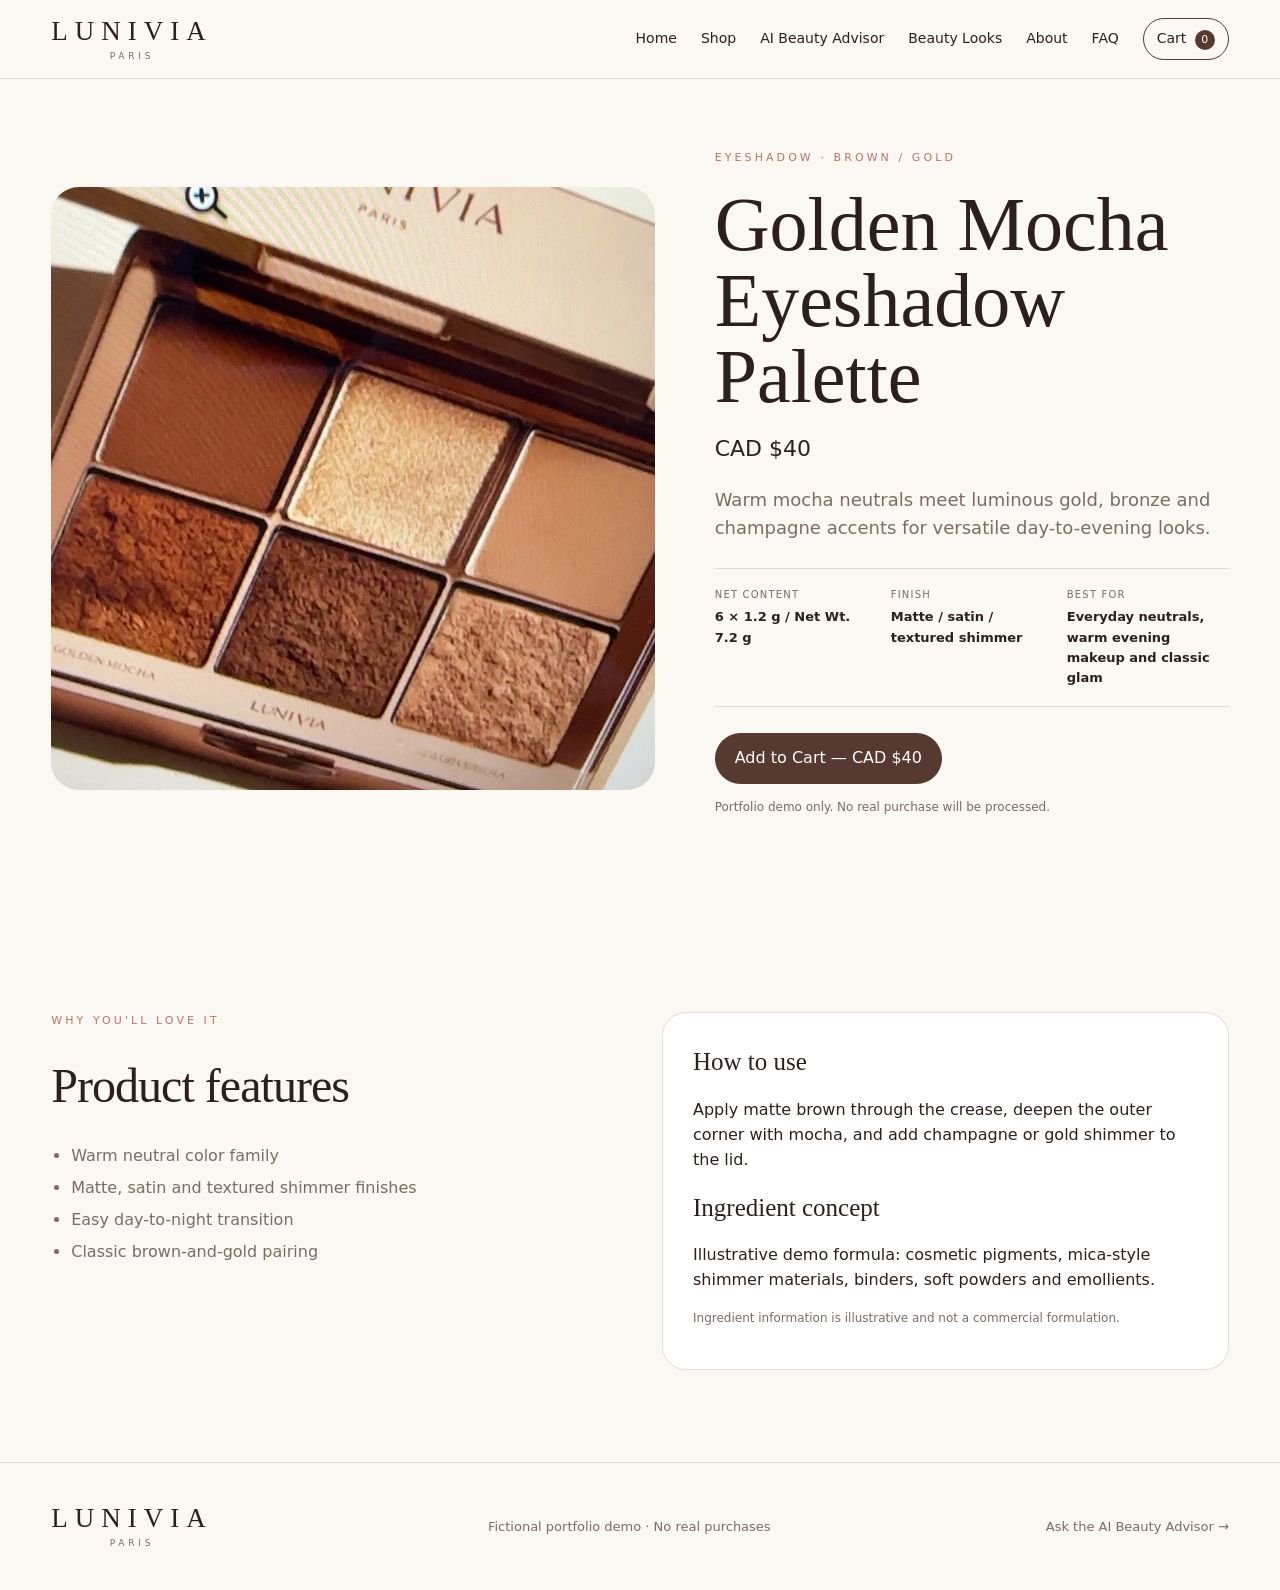
<file: products/golden-mocha-eyeshadow-palette/index.html>
<!doctype html><html lang="en"><head><meta charset="utf-8"><meta name="viewport" content="width=device-width,initial-scale=1"><title>Golden Mocha Eyeshadow Palette — LUNIVIA PARIS</title><link rel="stylesheet" href="../../styles.css"></head><body><header class="site-header"><div class="wrap nav"><a class="wordmark" href="../../index.html"><b>LUNIVIA</b><small>PARIS</small></a><button class="menu-btn">☰</button><nav class="nav-links"><a href="../../index.html">Home</a><a href="../../shop/index.html">Shop</a><a href="../../ai-beauty-advisor/index.html">AI Beauty Advisor</a><a href="../../beauty-looks/index.html">Beauty Looks</a><a href="../../about/index.html">About</a><a href="../../faq/index.html">FAQ</a><a class="cart-link" href="../../cart/index.html">Cart <span class="cart-count">0</span></a></nav></div></header><main><section class="section product-detail"><div class="wrap detail-grid"><div class="detail-image"><img src="../../assets/products/golden-mocha.webp" alt="Golden Mocha Eyeshadow Palette"></div><div class="detail-copy"><div class="eyebrow">Eyeshadow · Brown / Gold</div><h1>Golden Mocha Eyeshadow Palette</h1><div class="detail-price">CAD $40</div><p class="lead">Warm mocha neutrals meet luminous gold, bronze and champagne accents for versatile day-to-evening looks.</p><div class="specs"><div><span>NET CONTENT</span><strong>6 × 1.2 g / Net Wt. 7.2 g</strong></div><div><span>FINISH</span><strong>Matte / satin / textured shimmer</strong></div><div><span>BEST FOR</span><strong>Everyday neutrals, warm evening makeup and classic glam</strong></div></div><button class="btn primary add-cart" data-id="gold" data-name="Golden Mocha Eyeshadow Palette" data-price="40" data-image="assets/products/golden-mocha.webp">Add to Cart — CAD $40</button><p class="notice">Portfolio demo only. No real purchase will be processed.</p></div></div></section><section class="section detail-info"><div class="wrap detail-columns"><div><div class="eyebrow">Why you'll love it</div><h2>Product features</h2><ul class="feature-list"><li>Warm neutral color family</li><li>Matte, satin and textured shimmer finishes</li><li>Easy day-to-night transition</li><li>Classic brown-and-gold pairing</li></ul></div><div class="panel"><h3>How to use</h3><p>Apply matte brown through the crease, deepen the outer corner with mocha, and add champagne or gold shimmer to the lid.</p><h3>Ingredient concept</h3><p>Illustrative demo formula: cosmetic pigments, mica-style shimmer materials, binders, soft powders and emollients.</p><p class="notice">Ingredient information is illustrative and not a commercial formulation.</p></div></div></section></main><footer><div class="wrap footer-grid"><div class="wordmark"><b>LUNIVIA</b><small>PARIS</small></div><div>Fictional portfolio demo · No real purchases</div><div><a href="../../ai-beauty-advisor/index.html">Ask the AI Beauty Advisor →</a></div></div></footer><script src="../../site.js"></script></body></html>
</file>
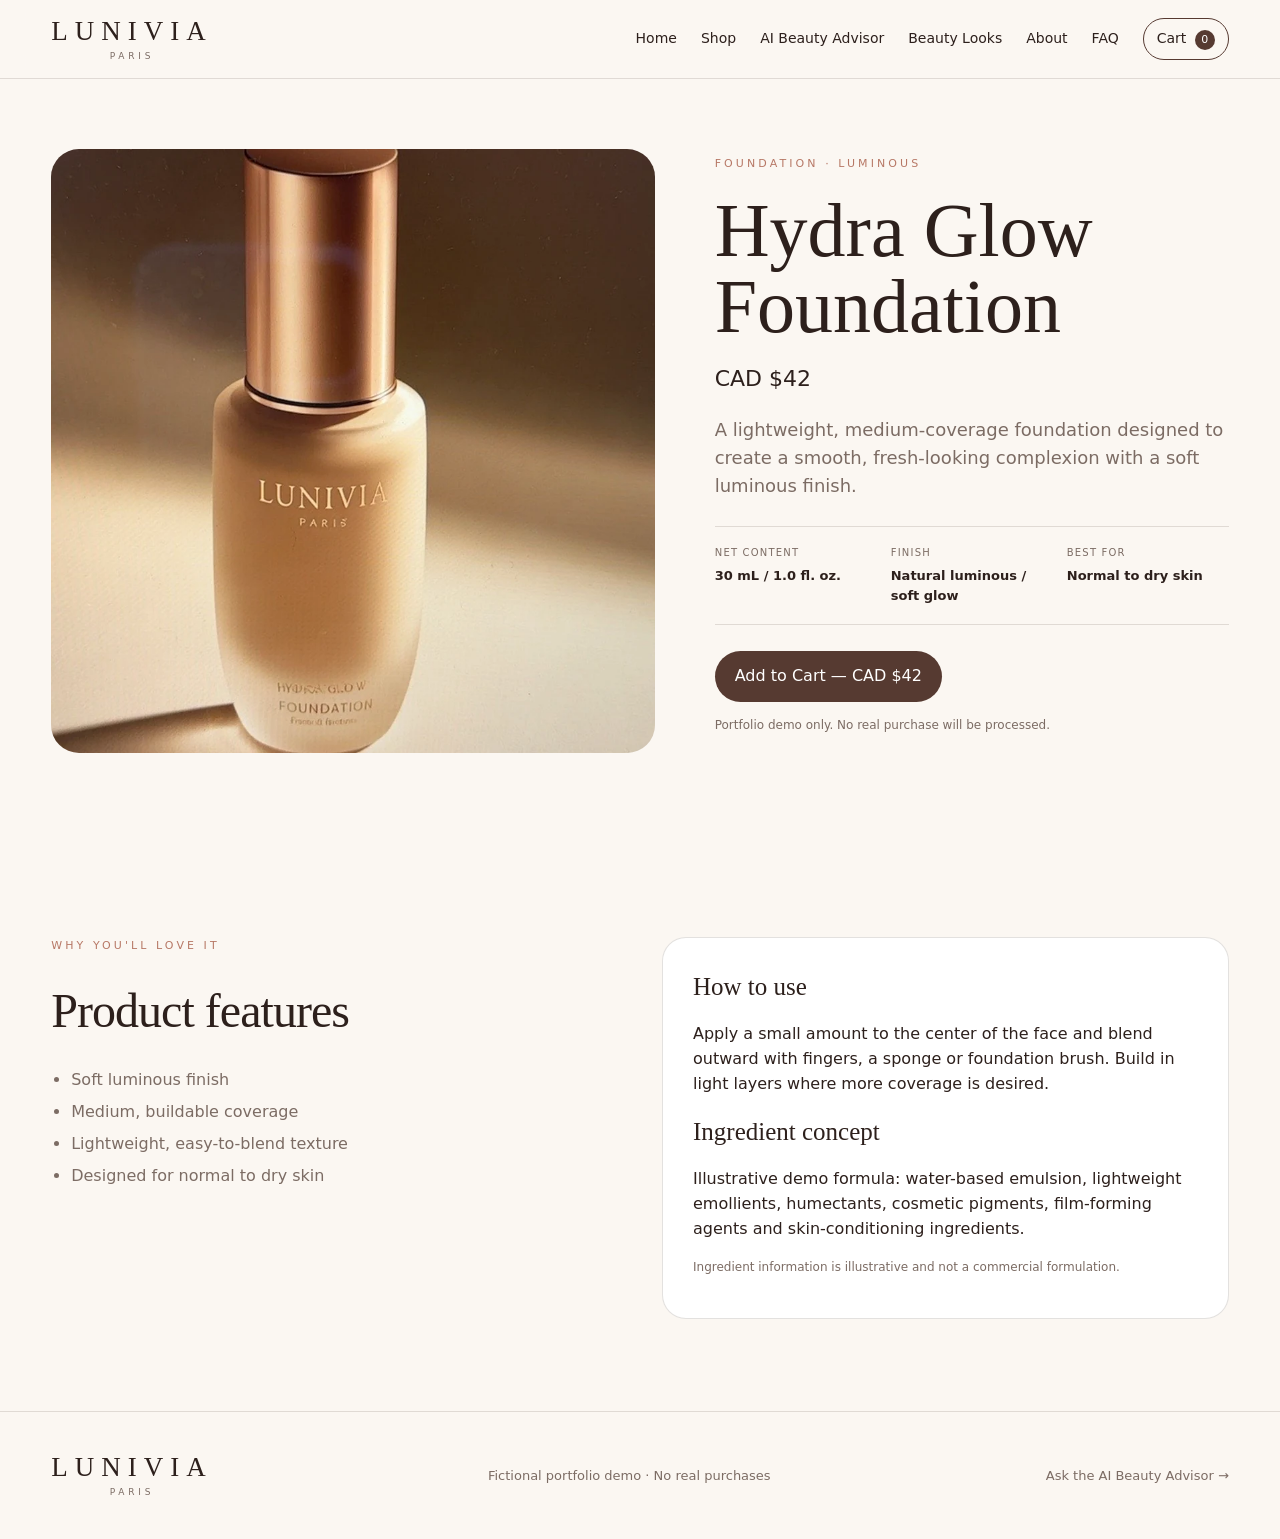
<file: products/hydra-glow-foundation/index.html>
<!doctype html><html lang="en"><head><meta charset="utf-8"><meta name="viewport" content="width=device-width,initial-scale=1"><title>Hydra Glow Foundation — LUNIVIA PARIS</title><link rel="stylesheet" href="../../styles.css"></head><body><header class="site-header"><div class="wrap nav"><a class="wordmark" href="../../index.html"><b>LUNIVIA</b><small>PARIS</small></a><button class="menu-btn">☰</button><nav class="nav-links"><a href="../../index.html">Home</a><a href="../../shop/index.html">Shop</a><a href="../../ai-beauty-advisor/index.html">AI Beauty Advisor</a><a href="../../beauty-looks/index.html">Beauty Looks</a><a href="../../about/index.html">About</a><a href="../../faq/index.html">FAQ</a><a class="cart-link" href="../../cart/index.html">Cart <span class="cart-count">0</span></a></nav></div></header><main><section class="section product-detail"><div class="wrap detail-grid"><div class="detail-image"><img src="../../assets/products/hydra-glow.webp" alt="Hydra Glow Foundation"></div><div class="detail-copy"><div class="eyebrow">Foundation · Luminous</div><h1>Hydra Glow Foundation</h1><div class="detail-price">CAD $42</div><p class="lead">A lightweight, medium-coverage foundation designed to create a smooth, fresh-looking complexion with a soft luminous finish.</p><div class="specs"><div><span>NET CONTENT</span><strong>30 mL / 1.0 fl. oz.</strong></div><div><span>FINISH</span><strong>Natural luminous / soft glow</strong></div><div><span>BEST FOR</span><strong>Normal to dry skin</strong></div></div><button class="btn primary add-cart" data-id="hydra" data-name="Hydra Glow Foundation" data-price="42" data-image="assets/products/hydra-glow.webp">Add to Cart — CAD $42</button><p class="notice">Portfolio demo only. No real purchase will be processed.</p></div></div></section><section class="section detail-info"><div class="wrap detail-columns"><div><div class="eyebrow">Why you'll love it</div><h2>Product features</h2><ul class="feature-list"><li>Soft luminous finish</li><li>Medium, buildable coverage</li><li>Lightweight, easy-to-blend texture</li><li>Designed for normal to dry skin</li></ul></div><div class="panel"><h3>How to use</h3><p>Apply a small amount to the center of the face and blend outward with fingers, a sponge or foundation brush. Build in light layers where more coverage is desired.</p><h3>Ingredient concept</h3><p>Illustrative demo formula: water-based emulsion, lightweight emollients, humectants, cosmetic pigments, film-forming agents and skin-conditioning ingredients.</p><p class="notice">Ingredient information is illustrative and not a commercial formulation.</p></div></div></section></main><footer><div class="wrap footer-grid"><div class="wordmark"><b>LUNIVIA</b><small>PARIS</small></div><div>Fictional portfolio demo · No real purchases</div><div><a href="../../ai-beauty-advisor/index.html">Ask the AI Beauty Advisor →</a></div></div></footer><script src="../../site.js"></script></body></html>
</file>
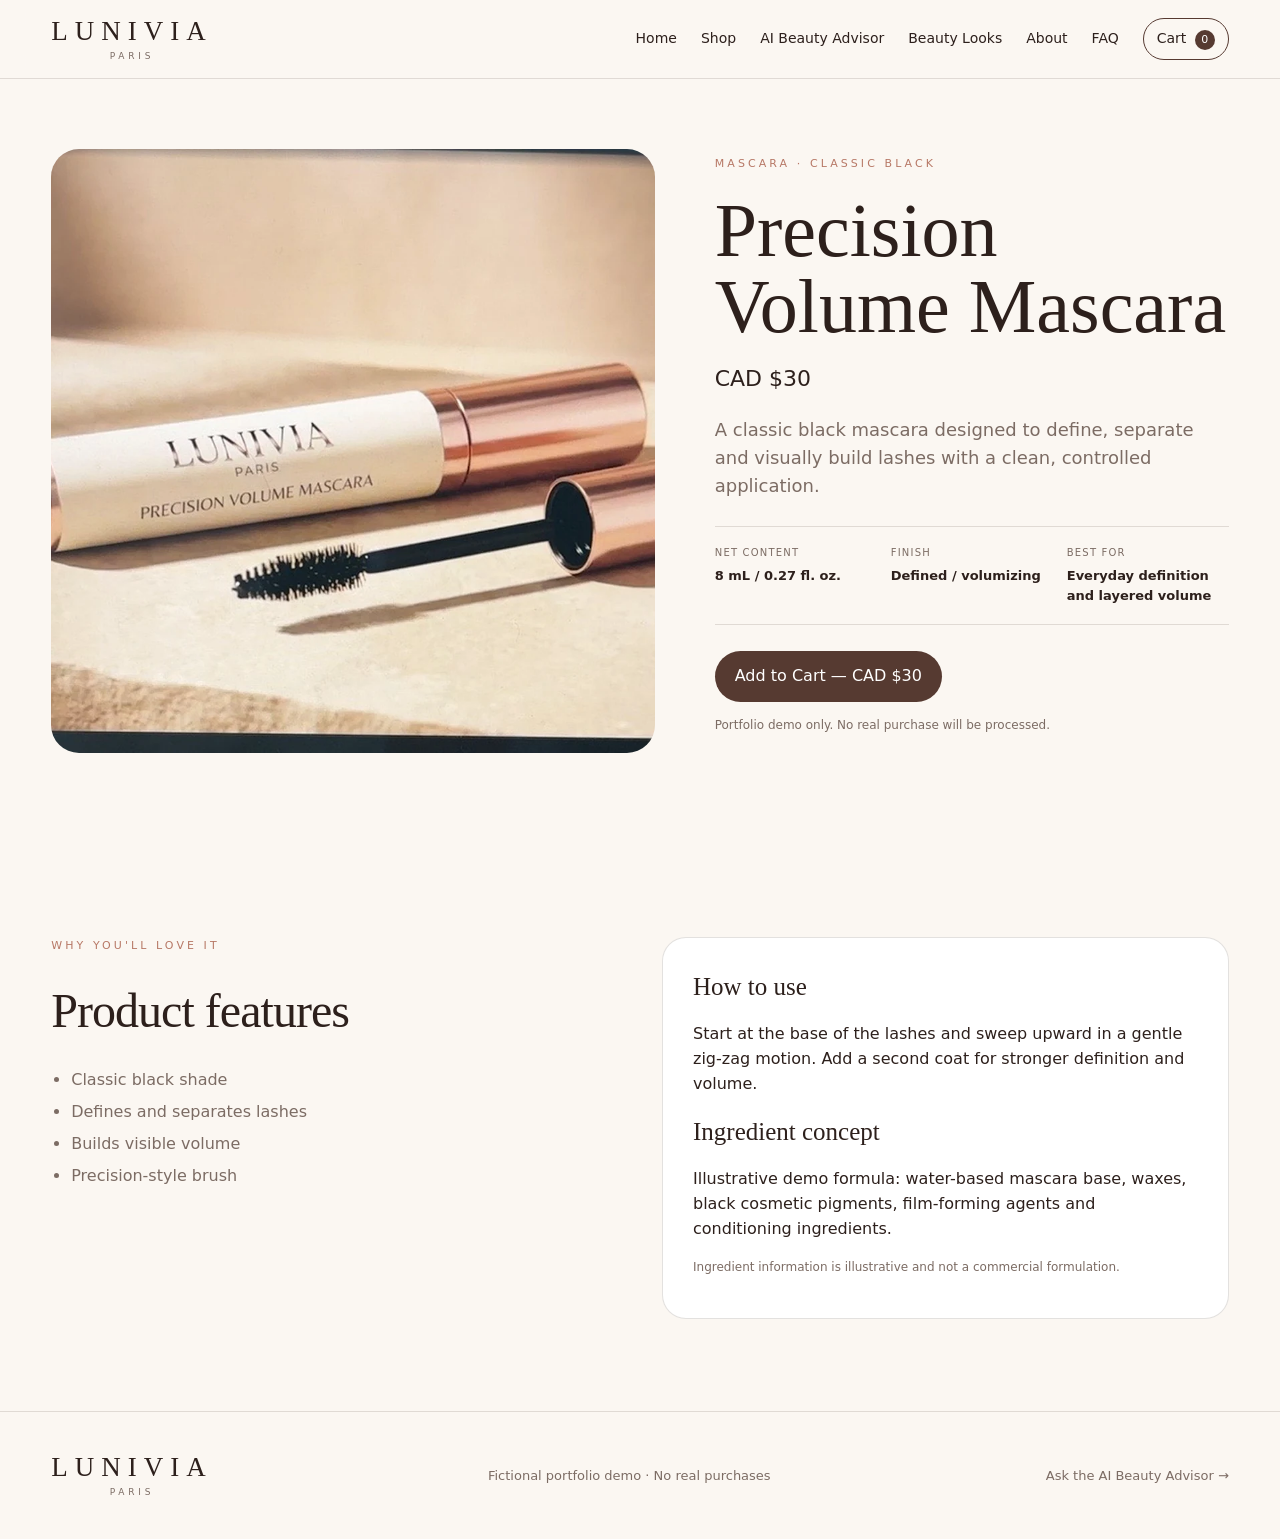
<file: products/precision-volume-mascara/index.html>
<!doctype html><html lang="en"><head><meta charset="utf-8"><meta name="viewport" content="width=device-width,initial-scale=1"><title>Precision Volume Mascara — LUNIVIA PARIS</title><link rel="stylesheet" href="../../styles.css"></head><body><header class="site-header"><div class="wrap nav"><a class="wordmark" href="../../index.html"><b>LUNIVIA</b><small>PARIS</small></a><button class="menu-btn">☰</button><nav class="nav-links"><a href="../../index.html">Home</a><a href="../../shop/index.html">Shop</a><a href="../../ai-beauty-advisor/index.html">AI Beauty Advisor</a><a href="../../beauty-looks/index.html">Beauty Looks</a><a href="../../about/index.html">About</a><a href="../../faq/index.html">FAQ</a><a class="cart-link" href="../../cart/index.html">Cart <span class="cart-count">0</span></a></nav></div></header><main><section class="section product-detail"><div class="wrap detail-grid"><div class="detail-image"><img src="../../assets/products/precision-volume.webp" alt="Precision Volume Mascara"></div><div class="detail-copy"><div class="eyebrow">Mascara · Classic Black</div><h1>Precision Volume Mascara</h1><div class="detail-price">CAD $30</div><p class="lead">A classic black mascara designed to define, separate and visually build lashes with a clean, controlled application.</p><div class="specs"><div><span>NET CONTENT</span><strong>8 mL / 0.27 fl. oz.</strong></div><div><span>FINISH</span><strong>Defined / volumizing</strong></div><div><span>BEST FOR</span><strong>Everyday definition and layered volume</strong></div></div><button class="btn primary add-cart" data-id="mascara" data-name="Precision Volume Mascara" data-price="30" data-image="assets/products/precision-volume.webp">Add to Cart — CAD $30</button><p class="notice">Portfolio demo only. No real purchase will be processed.</p></div></div></section><section class="section detail-info"><div class="wrap detail-columns"><div><div class="eyebrow">Why you'll love it</div><h2>Product features</h2><ul class="feature-list"><li>Classic black shade</li><li>Defines and separates lashes</li><li>Builds visible volume</li><li>Precision-style brush</li></ul></div><div class="panel"><h3>How to use</h3><p>Start at the base of the lashes and sweep upward in a gentle zig-zag motion. Add a second coat for stronger definition and volume.</p><h3>Ingredient concept</h3><p>Illustrative demo formula: water-based mascara base, waxes, black cosmetic pigments, film-forming agents and conditioning ingredients.</p><p class="notice">Ingredient information is illustrative and not a commercial formulation.</p></div></div></section></main><footer><div class="wrap footer-grid"><div class="wordmark"><b>LUNIVIA</b><small>PARIS</small></div><div>Fictional portfolio demo · No real purchases</div><div><a href="../../ai-beauty-advisor/index.html">Ask the AI Beauty Advisor →</a></div></div></footer><script src="../../site.js"></script></body></html>
</file>
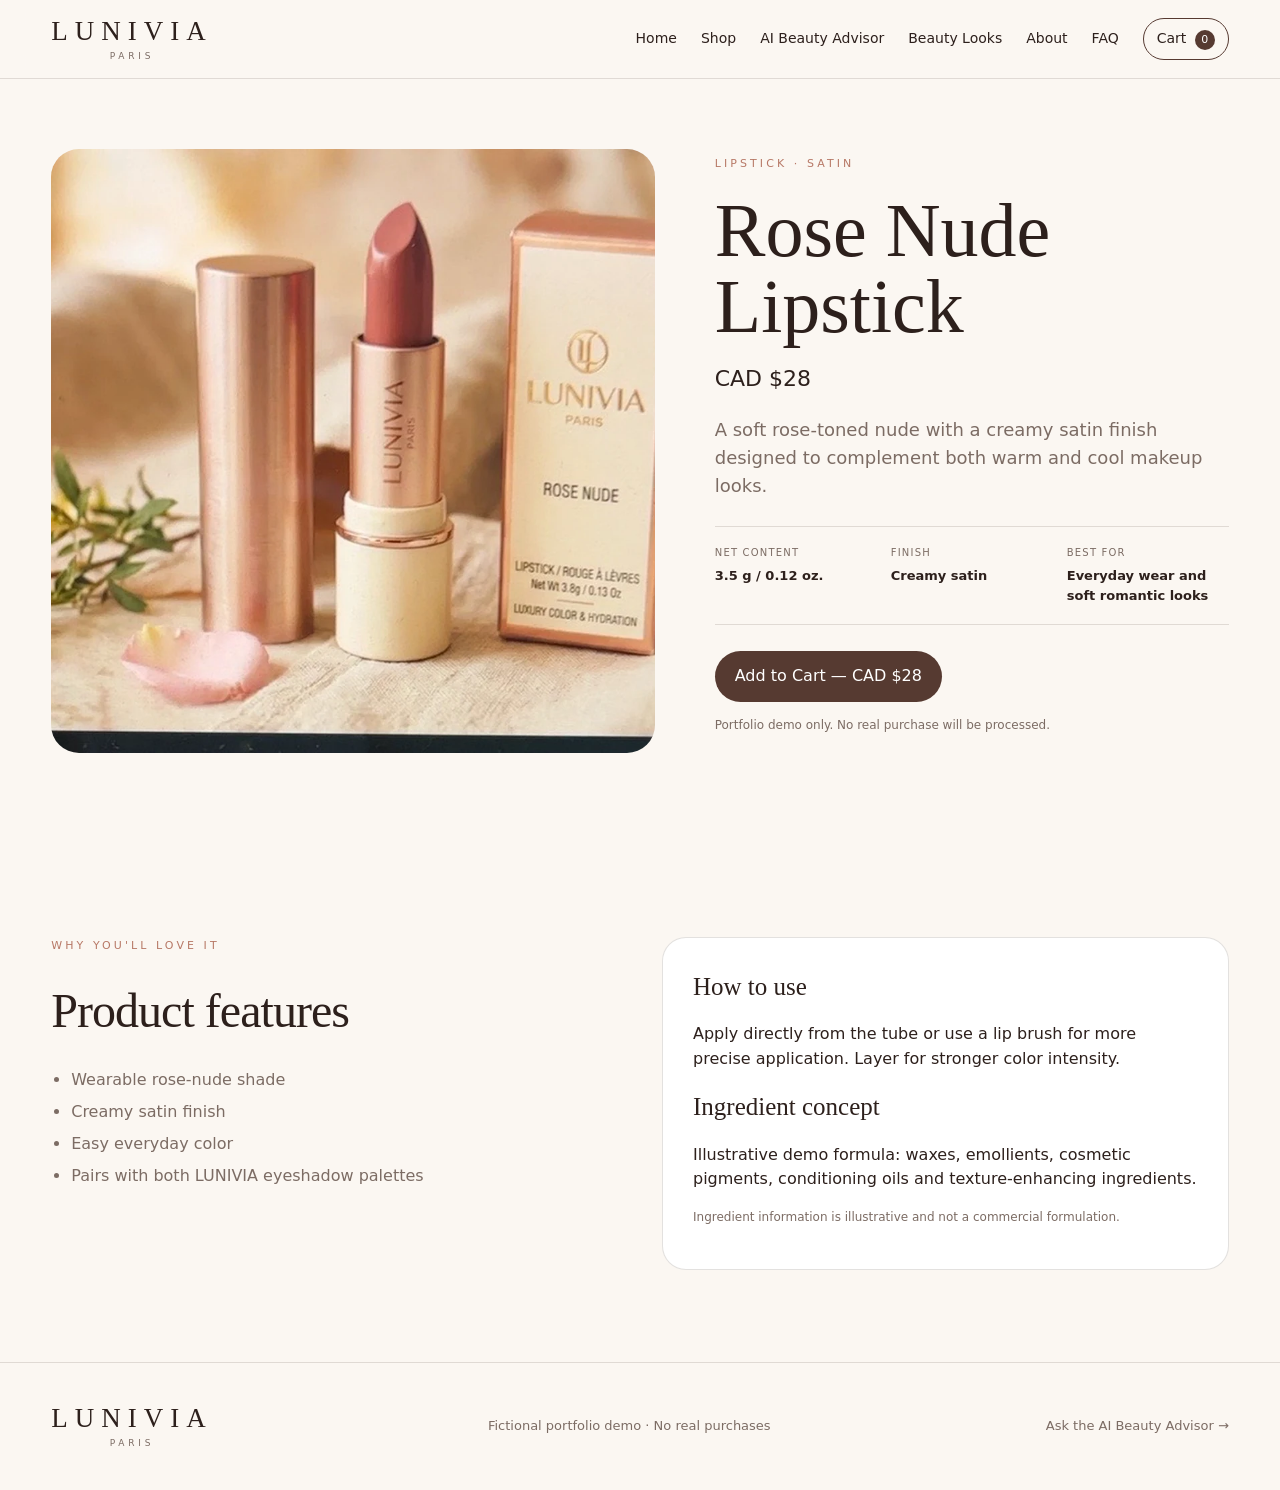
<file: products/rose-nude-lipstick/index.html>
<!doctype html><html lang="en"><head><meta charset="utf-8"><meta name="viewport" content="width=device-width,initial-scale=1"><title>Rose Nude Lipstick — LUNIVIA PARIS</title><link rel="stylesheet" href="../../styles.css"></head><body><header class="site-header"><div class="wrap nav"><a class="wordmark" href="../../index.html"><b>LUNIVIA</b><small>PARIS</small></a><button class="menu-btn">☰</button><nav class="nav-links"><a href="../../index.html">Home</a><a href="../../shop/index.html">Shop</a><a href="../../ai-beauty-advisor/index.html">AI Beauty Advisor</a><a href="../../beauty-looks/index.html">Beauty Looks</a><a href="../../about/index.html">About</a><a href="../../faq/index.html">FAQ</a><a class="cart-link" href="../../cart/index.html">Cart <span class="cart-count">0</span></a></nav></div></header><main><section class="section product-detail"><div class="wrap detail-grid"><div class="detail-image"><img src="../../assets/products/rose-nude.webp" alt="Rose Nude Lipstick"></div><div class="detail-copy"><div class="eyebrow">Lipstick · Satin</div><h1>Rose Nude Lipstick</h1><div class="detail-price">CAD $28</div><p class="lead">A soft rose-toned nude with a creamy satin finish designed to complement both warm and cool makeup looks.</p><div class="specs"><div><span>NET CONTENT</span><strong>3.5 g / 0.12 oz.</strong></div><div><span>FINISH</span><strong>Creamy satin</strong></div><div><span>BEST FOR</span><strong>Everyday wear and soft romantic looks</strong></div></div><button class="btn primary add-cart" data-id="lip" data-name="Rose Nude Lipstick" data-price="28" data-image="assets/products/rose-nude.webp">Add to Cart — CAD $28</button><p class="notice">Portfolio demo only. No real purchase will be processed.</p></div></div></section><section class="section detail-info"><div class="wrap detail-columns"><div><div class="eyebrow">Why you'll love it</div><h2>Product features</h2><ul class="feature-list"><li>Wearable rose-nude shade</li><li>Creamy satin finish</li><li>Easy everyday color</li><li>Pairs with both LUNIVIA eyeshadow palettes</li></ul></div><div class="panel"><h3>How to use</h3><p>Apply directly from the tube or use a lip brush for more precise application. Layer for stronger color intensity.</p><h3>Ingredient concept</h3><p>Illustrative demo formula: waxes, emollients, cosmetic pigments, conditioning oils and texture-enhancing ingredients.</p><p class="notice">Ingredient information is illustrative and not a commercial formulation.</p></div></div></section></main><footer><div class="wrap footer-grid"><div class="wordmark"><b>LUNIVIA</b><small>PARIS</small></div><div>Fictional portfolio demo · No real purchases</div><div><a href="../../ai-beauty-advisor/index.html">Ask the AI Beauty Advisor →</a></div></div></footer><script src="../../site.js"></script></body></html>
</file>
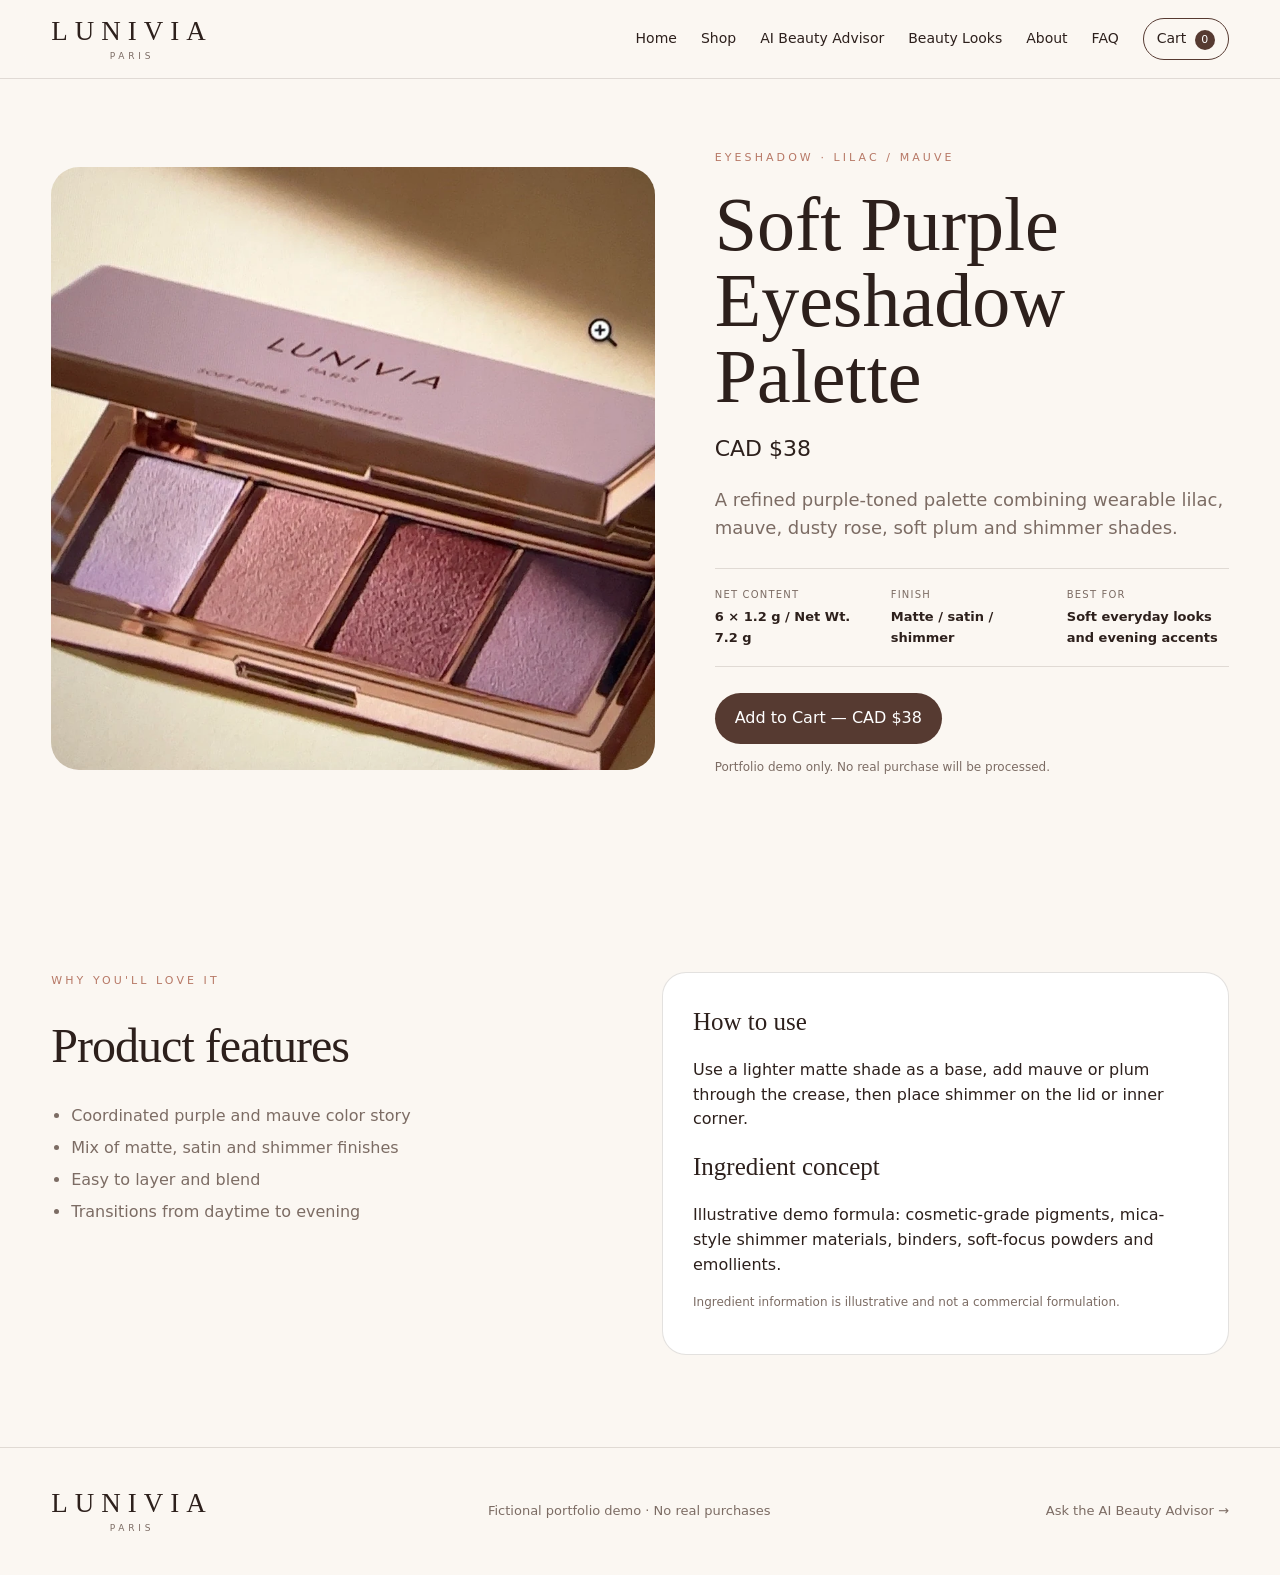
<file: products/soft-purple-eyeshadow-palette/index.html>
<!doctype html><html lang="en"><head><meta charset="utf-8"><meta name="viewport" content="width=device-width,initial-scale=1"><title>Soft Purple Eyeshadow Palette — LUNIVIA PARIS</title><link rel="stylesheet" href="../../styles.css"></head><body><header class="site-header"><div class="wrap nav"><a class="wordmark" href="../../index.html"><b>LUNIVIA</b><small>PARIS</small></a><button class="menu-btn">☰</button><nav class="nav-links"><a href="../../index.html">Home</a><a href="../../shop/index.html">Shop</a><a href="../../ai-beauty-advisor/index.html">AI Beauty Advisor</a><a href="../../beauty-looks/index.html">Beauty Looks</a><a href="../../about/index.html">About</a><a href="../../faq/index.html">FAQ</a><a class="cart-link" href="../../cart/index.html">Cart <span class="cart-count">0</span></a></nav></div></header><main><section class="section product-detail"><div class="wrap detail-grid"><div class="detail-image"><img src="../../assets/products/soft-purple.webp" alt="Soft Purple Eyeshadow Palette"></div><div class="detail-copy"><div class="eyebrow">Eyeshadow · Lilac / Mauve</div><h1>Soft Purple Eyeshadow Palette</h1><div class="detail-price">CAD $38</div><p class="lead">A refined purple-toned palette combining wearable lilac, mauve, dusty rose, soft plum and shimmer shades.</p><div class="specs"><div><span>NET CONTENT</span><strong>6 × 1.2 g / Net Wt. 7.2 g</strong></div><div><span>FINISH</span><strong>Matte / satin / shimmer</strong></div><div><span>BEST FOR</span><strong>Soft everyday looks and evening accents</strong></div></div><button class="btn primary add-cart" data-id="purple" data-name="Soft Purple Eyeshadow Palette" data-price="38" data-image="assets/products/soft-purple.webp">Add to Cart — CAD $38</button><p class="notice">Portfolio demo only. No real purchase will be processed.</p></div></div></section><section class="section detail-info"><div class="wrap detail-columns"><div><div class="eyebrow">Why you'll love it</div><h2>Product features</h2><ul class="feature-list"><li>Coordinated purple and mauve color story</li><li>Mix of matte, satin and shimmer finishes</li><li>Easy to layer and blend</li><li>Transitions from daytime to evening</li></ul></div><div class="panel"><h3>How to use</h3><p>Use a lighter matte shade as a base, add mauve or plum through the crease, then place shimmer on the lid or inner corner.</p><h3>Ingredient concept</h3><p>Illustrative demo formula: cosmetic-grade pigments, mica-style shimmer materials, binders, soft-focus powders and emollients.</p><p class="notice">Ingredient information is illustrative and not a commercial formulation.</p></div></div></section></main><footer><div class="wrap footer-grid"><div class="wordmark"><b>LUNIVIA</b><small>PARIS</small></div><div>Fictional portfolio demo · No real purchases</div><div><a href="../../ai-beauty-advisor/index.html">Ask the AI Beauty Advisor →</a></div></div></footer><script src="../../site.js"></script></body></html>
</file>
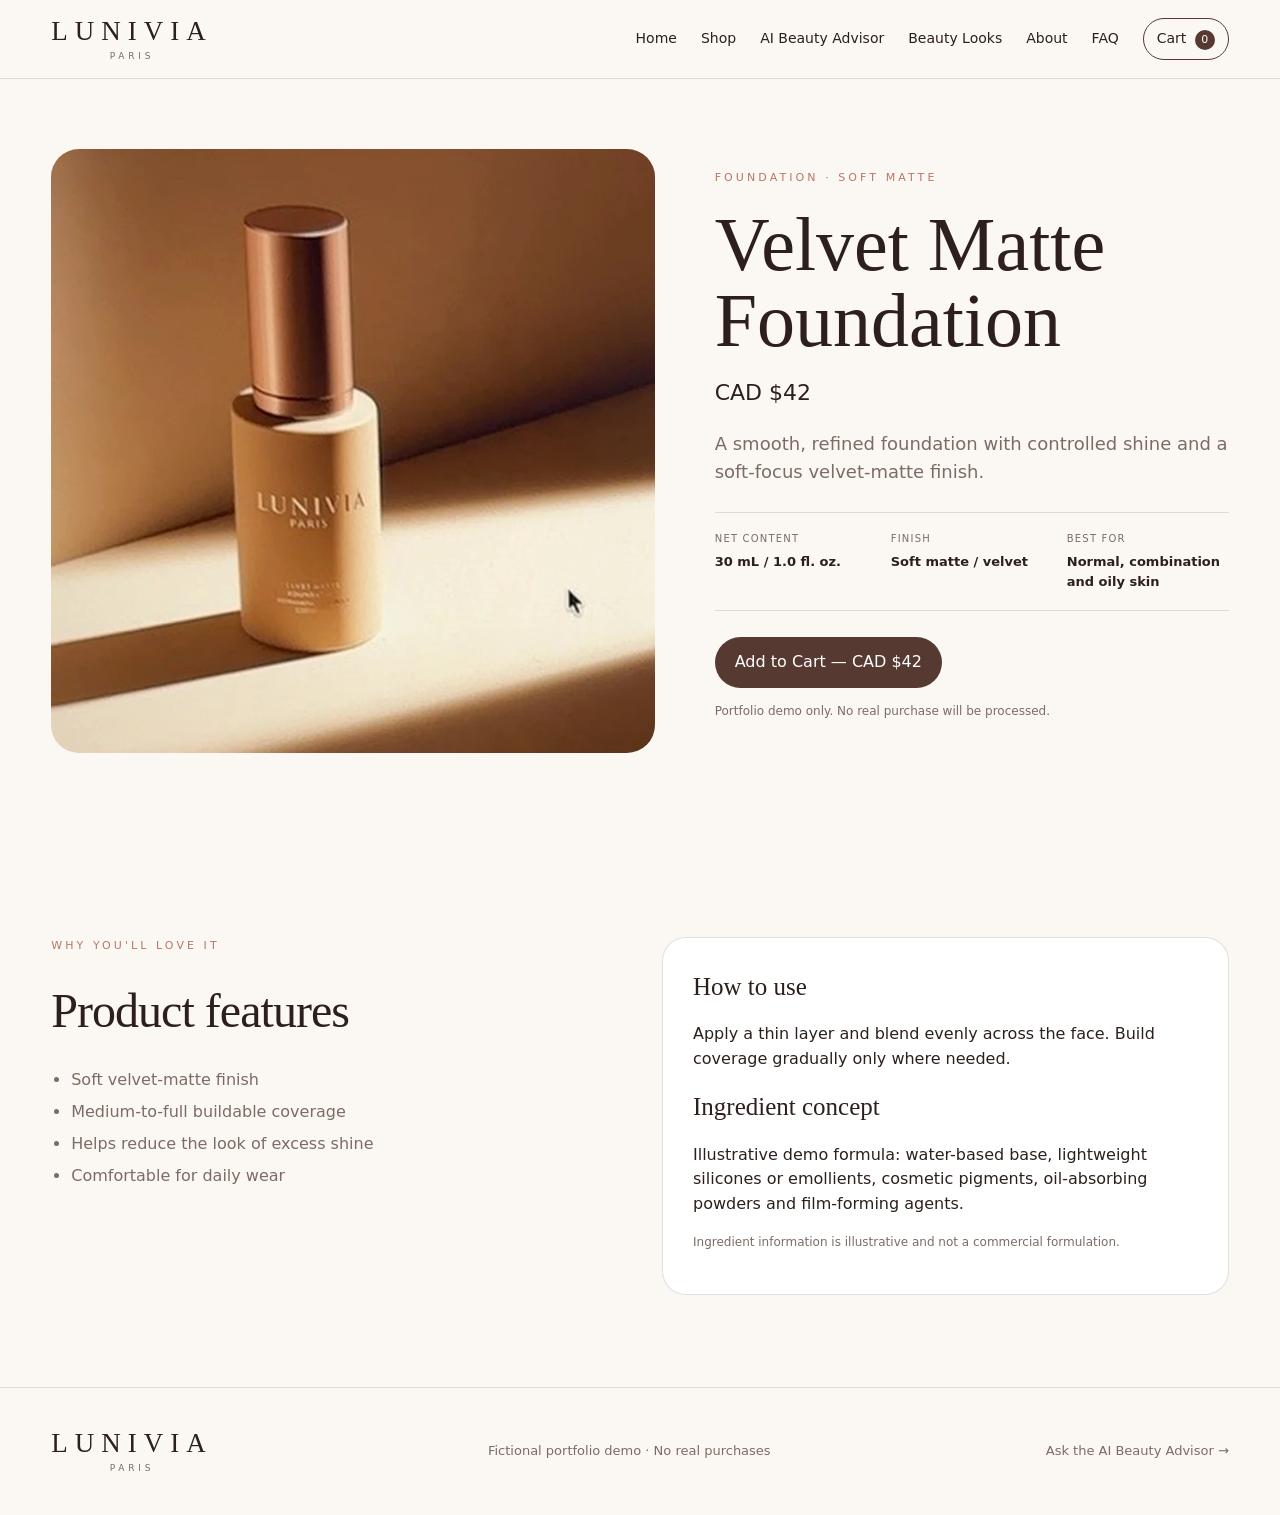
<file: products/velvet-matte-foundation/index.html>
<!doctype html><html lang="en"><head><meta charset="utf-8"><meta name="viewport" content="width=device-width,initial-scale=1"><title>Velvet Matte Foundation — LUNIVIA PARIS</title><link rel="stylesheet" href="../../styles.css"></head><body><header class="site-header"><div class="wrap nav"><a class="wordmark" href="../../index.html"><b>LUNIVIA</b><small>PARIS</small></a><button class="menu-btn">☰</button><nav class="nav-links"><a href="../../index.html">Home</a><a href="../../shop/index.html">Shop</a><a href="../../ai-beauty-advisor/index.html">AI Beauty Advisor</a><a href="../../beauty-looks/index.html">Beauty Looks</a><a href="../../about/index.html">About</a><a href="../../faq/index.html">FAQ</a><a class="cart-link" href="../../cart/index.html">Cart <span class="cart-count">0</span></a></nav></div></header><main><section class="section product-detail"><div class="wrap detail-grid"><div class="detail-image"><img src="../../assets/products/velvet-matte.webp" alt="Velvet Matte Foundation"></div><div class="detail-copy"><div class="eyebrow">Foundation · Soft Matte</div><h1>Velvet Matte Foundation</h1><div class="detail-price">CAD $42</div><p class="lead">A smooth, refined foundation with controlled shine and a soft-focus velvet-matte finish.</p><div class="specs"><div><span>NET CONTENT</span><strong>30 mL / 1.0 fl. oz.</strong></div><div><span>FINISH</span><strong>Soft matte / velvet</strong></div><div><span>BEST FOR</span><strong>Normal, combination and oily skin</strong></div></div><button class="btn primary add-cart" data-id="velvet" data-name="Velvet Matte Foundation" data-price="42" data-image="assets/products/velvet-matte.webp">Add to Cart — CAD $42</button><p class="notice">Portfolio demo only. No real purchase will be processed.</p></div></div></section><section class="section detail-info"><div class="wrap detail-columns"><div><div class="eyebrow">Why you'll love it</div><h2>Product features</h2><ul class="feature-list"><li>Soft velvet-matte finish</li><li>Medium-to-full buildable coverage</li><li>Helps reduce the look of excess shine</li><li>Comfortable for daily wear</li></ul></div><div class="panel"><h3>How to use</h3><p>Apply a thin layer and blend evenly across the face. Build coverage gradually only where needed.</p><h3>Ingredient concept</h3><p>Illustrative demo formula: water-based base, lightweight silicones or emollients, cosmetic pigments, oil-absorbing powders and film-forming agents.</p><p class="notice">Ingredient information is illustrative and not a commercial formulation.</p></div></div></section></main><footer><div class="wrap footer-grid"><div class="wordmark"><b>LUNIVIA</b><small>PARIS</small></div><div>Fictional portfolio demo · No real purchases</div><div><a href="../../ai-beauty-advisor/index.html">Ask the AI Beauty Advisor →</a></div></div></footer><script src="../../site.js"></script></body></html>
</file>
<file: styles.css>
:root{
  --ink:#2d201c;--muted:#7c6c64;--cream:#fbf7f2;--sand:#efe3d8;--rose:#b77866;--gold:#b88669;--deep:#563a31;--white:#fff;--line:rgba(62,42,34,.14);
}
*{box-sizing:border-box}html{scroll-behavior:smooth}body{margin:0;background:var(--cream);color:var(--ink);font-family:Inter,system-ui,-apple-system,BlinkMacSystemFont,"Segoe UI",sans-serif;line-height:1.55}.wrap{width:min(1180px,92vw);margin:auto}
a{color:inherit;text-decoration:none}img{max-width:100%;display:block}
.site-header{position:sticky;top:0;z-index:30;background:rgba(251,247,242,.92);backdrop-filter:blur(12px);border-bottom:1px solid var(--line)}.nav{height:78px;display:flex;align-items:center;justify-content:space-between;gap:24px}.wordmark{display:flex;flex-direction:column;align-items:center;line-height:1}.wordmark b{font-family:Didot,"Bodoni 72",Georgia,serif;font-size:27px;letter-spacing:.26em;font-weight:500}.wordmark small{font-size:9px;letter-spacing:.42em;margin-top:7px;color:var(--muted)}.nav-links{display:flex;gap:24px;align-items:center;font-size:14px}.nav-links a:hover{color:var(--rose)}.nav-cta{border:1px solid var(--deep);padding:10px 15px;border-radius:999px}.menu-btn{display:none;background:none;border:0;font-size:24px}
.hero{display:grid;grid-template-columns:1.05fr .95fr;min-height:680px}.hero-copy{padding:110px 7vw 80px max(4vw,calc((100vw - 1180px)/2));display:flex;flex-direction:column;justify-content:center}.eyebrow{font-size:11px;letter-spacing:.28em;text-transform:uppercase;color:var(--rose);margin-bottom:20px}.hero h1{font-family:Didot,"Bodoni 72",Georgia,serif;font-size:clamp(54px,7vw,94px);font-weight:400;line-height:.94;margin:0 0 28px;letter-spacing:-.025em}.hero p{font-size:18px;color:var(--muted);max-width:580px}.actions{display:flex;gap:14px;flex-wrap:wrap;margin-top:28px}.btn{display:inline-flex;align-items:center;justify-content:center;border-radius:999px;padding:13px 20px;border:1px solid var(--deep);font-size:14px}.btn.primary{background:var(--deep);color:white}.btn.soft{background:rgba(255,255,255,.55)}.hero-visual{position:relative;min-height:580px;background:linear-gradient(135deg,#e8d8cb,#f8f0e8);overflow:hidden}.hero-visual img{width:100%;height:100%;object-fit:cover}.hero-note{position:absolute;left:26px;bottom:26px;background:rgba(251,247,242,.9);padding:15px 18px;border-radius:16px;max-width:270px;font-size:13px}.demo-tag{display:inline-flex;border:1px solid var(--line);border-radius:999px;padding:6px 10px;font-size:11px;letter-spacing:.08em;text-transform:uppercase;background:#fff}
.section{padding:92px 0}.section-head{display:flex;justify-content:space-between;align-items:end;gap:30px;margin-bottom:38px}.section h2,.page-hero h1{font-family:Didot,"Bodoni 72",Georgia,serif;font-weight:400;letter-spacing:-.02em}.section h2{font-size:clamp(38px,5vw,62px);margin:0}.section-head p{max-width:520px;color:var(--muted)}.product-grid{display:grid;grid-template-columns:repeat(3,1fr);gap:22px}.product-card{background:white;border:1px solid var(--line);border-radius:24px;overflow:hidden;transition:.25s}.product-card:hover{transform:translateY(-4px);box-shadow:0 20px 50px rgba(54,37,31,.09)}.product-card img{width:100%;aspect-ratio:4/3;object-fit:cover}.product-info{padding:20px}.product-meta{display:flex;justify-content:space-between;gap:12px;font-size:12px;color:var(--muted);text-transform:uppercase;letter-spacing:.08em}.product-card h3{font-family:Didot,"Bodoni 72",Georgia,serif;font-size:26px;font-weight:400;margin:10px 0 8px}.product-card p{color:var(--muted);font-size:14px;margin:0}.price{color:var(--deep);font-weight:600}.band{background:var(--deep);color:#fff;padding:72px 0}.band-grid{display:grid;grid-template-columns:1fr 1fr;gap:60px;align-items:center}.band h2{font-family:Didot,"Bodoni 72",Georgia,serif;font-size:54px;font-weight:400;margin:0 0 16px}.band p{color:#e8ddd7}.steps{display:grid;grid-template-columns:repeat(3,1fr);gap:18px}.step{padding:22px;border:1px solid rgba(255,255,255,.18);border-radius:18px}.step span{font-size:11px;letter-spacing:.18em;color:#d7af9e}.step h3{font-size:18px;margin:8px 0}.page-hero{padding:95px 0 55px;border-bottom:1px solid var(--line)}.page-hero h1{font-size:clamp(50px,7vw,82px);margin:0 0 18px}.page-hero p{max-width:720px;color:var(--muted);font-size:18px}.split{display:grid;grid-template-columns:1fr 1fr;gap:44px;align-items:center}.panel{background:white;border:1px solid var(--line);border-radius:24px;padding:30px}.faq details{background:white;border:1px solid var(--line);border-radius:16px;padding:18px 20px;margin:12px 0}.faq summary{cursor:pointer;font-weight:600}.faq p{color:var(--muted)}
.advisor-shell{display:grid;grid-template-columns:.72fr 1.28fr;gap:28px}.advisor-sidebar{background:var(--deep);color:white;border-radius:24px;padding:28px}.advisor-sidebar p{color:#e6d9d3}.chips{display:flex;flex-wrap:wrap;gap:9px;margin-top:18px}.chip{border:1px solid rgba(255,255,255,.24);background:transparent;color:#fff;border-radius:999px;padding:9px 12px;cursor:pointer;font-size:12px}.chat{background:white;border:1px solid var(--line);border-radius:24px;min-height:520px;display:flex;flex-direction:column;overflow:hidden}.chat-head{padding:20px 22px;border-bottom:1px solid var(--line);display:flex;justify-content:space-between}.chat-log{padding:22px;display:flex;flex-direction:column;gap:14px;flex:1;overflow:auto}.msg{max-width:78%;padding:12px 14px;border-radius:16px;font-size:14px}.msg.bot{background:#f0e5dd;align-self:flex-start}.msg.user{background:var(--deep);color:white;align-self:flex-end}.chat-form{display:flex;gap:10px;padding:18px;border-top:1px solid var(--line)}.chat-form input{flex:1;border:1px solid var(--line);border-radius:999px;padding:12px 16px;font:inherit}.chat-form button{border:0;background:var(--deep);color:#fff;border-radius:999px;padding:0 18px}.notice{font-size:12px;color:var(--muted);margin-top:14px}
.looks-grid{display:grid;grid-template-columns:1fr 1fr;gap:24px}.look-card{background:white;border-radius:24px;border:1px solid var(--line);overflow:hidden}.look-card img{aspect-ratio:4/3;object-fit:cover;width:100%}.look-card div{padding:22px}.look-card h3{font-family:Didot,"Bodoni 72",Georgia,serif;font-size:30px;font-weight:400;margin:0 0 8px}
footer{border-top:1px solid var(--line);padding:42px 0}.footer-grid{display:flex;justify-content:space-between;gap:30px;align-items:center;color:var(--muted);font-size:13px}.footer-grid .wordmark{color:var(--ink)}
@media(max-width:900px){.nav-links{display:none;position:absolute;top:78px;left:0;right:0;background:var(--cream);padding:20px 4vw;flex-direction:column;align-items:flex-start;border-bottom:1px solid var(--line)}.nav-links.open{display:flex}.menu-btn{display:block}.hero,.split,.band-grid,.advisor-shell{grid-template-columns:1fr}.hero-copy{padding:70px 5vw}.hero-visual{min-height:420px}.product-grid{grid-template-columns:1fr 1fr}.steps{grid-template-columns:1fr}.looks-grid{grid-template-columns:1fr}}
@media(max-width:600px){.product-grid{grid-template-columns:1fr}.section{padding:64px 0}.section-head{display:block}.section-head p{margin-top:14px}.footer-grid{flex-direction:column;align-items:flex-start}.hero h1{font-size:54px}}

/* V3 commerce + product details */
.cart-link{border:1px solid var(--deep);padding:9px 13px;border-radius:999px}.cart-count{display:inline-flex;min-width:20px;height:20px;align-items:center;justify-content:center;background:var(--deep);color:#fff;border-radius:50%;font-size:11px;margin-left:4px}.details-link{display:inline-block;margin-top:14px;font-size:13px;font-weight:600;color:var(--deep)}.product-detail{padding-top:70px}.detail-grid{display:grid;grid-template-columns:1.08fr .92fr;gap:60px;align-items:center}.detail-image{background:#f1e6dd;border-radius:28px;overflow:hidden}.detail-image img{width:100%;aspect-ratio:1/1;object-fit:cover}.detail-copy h1{font-family:Didot,"Bodoni 72",Georgia,serif;font-size:clamp(48px,6vw,76px);font-weight:400;line-height:1;margin:0 0 18px}.detail-price{font-size:22px;margin:12px 0 20px}.lead{font-size:18px;color:var(--muted)}.specs{border-top:1px solid var(--line);border-bottom:1px solid var(--line);margin:26px 0;display:grid;grid-template-columns:repeat(3,1fr);gap:14px;padding:18px 0}.specs div{display:flex;flex-direction:column;gap:5px}.specs span{font-size:10px;letter-spacing:.12em;color:var(--muted)}.specs strong{font-size:13px}.detail-columns{display:grid;grid-template-columns:1fr 1fr;gap:44px}.detail-columns h2{font-size:48px}.detail-columns h3{font-family:Didot,"Bodoni 72",Georgia,serif;font-size:25px;font-weight:400;margin:0 0 8px}.feature-list{padding-left:20px;color:var(--muted);line-height:2}.add-cart{border:0;cursor:pointer;font:inherit}.cart-layout,.checkout-grid{display:grid;grid-template-columns:1.35fr .65fr;gap:34px;align-items:start}.cart-items{display:flex;flex-direction:column;gap:14px}.cart-row{display:grid;grid-template-columns:110px 1fr auto;gap:18px;align-items:center;background:#fff;border:1px solid var(--line);border-radius:18px;padding:14px}.cart-row img{width:110px;height:90px;object-fit:cover;border-radius:12px}.cart-row h3{font-family:Didot,"Bodoni 72",Georgia,serif;font-size:22px;font-weight:400;margin:0 0 5px}.qty{display:flex;align-items:center;gap:8px;margin-top:10px}.qty button,.remove-item{border:1px solid var(--line);background:#fff;border-radius:999px;cursor:pointer;padding:5px 10px}.remove-item{font-size:12px;margin-top:8px}.cart-summary{background:#fff;border:1px solid var(--line);border-radius:22px;padding:24px;position:sticky;top:100px}.cart-summary h2,.panel h2{font-family:Didot,"Bodoni 72",Georgia,serif;font-size:32px;font-weight:400;margin-top:0}.summary-row{display:flex;justify-content:space-between;border-top:1px solid var(--line);padding:18px 0;margin-top:14px}.wide{width:100%;margin-top:10px}.empty-cart{background:#fff;border:1px solid var(--line);border-radius:18px;padding:28px}.demo-form{display:grid;grid-template-columns:1fr 1fr;gap:16px}.demo-form label{display:flex;flex-direction:column;gap:7px;font-size:13px}.demo-form input,.demo-form select{border:1px solid var(--line);border-radius:12px;padding:12px;font:inherit;background:#fff}.demo-payment{margin-top:24px;padding:18px;border-radius:14px;background:#f3e9e2}.checkout-line{display:flex;justify-content:space-between;gap:15px;padding:9px 0;border-bottom:1px solid var(--line);font-size:14px}
@media(max-width:900px){.detail-grid,.detail-columns,.cart-layout,.checkout-grid{grid-template-columns:1fr}.cart-summary{position:static}.specs{grid-template-columns:1fr}.demo-form{grid-template-columns:1fr}}
</file>
